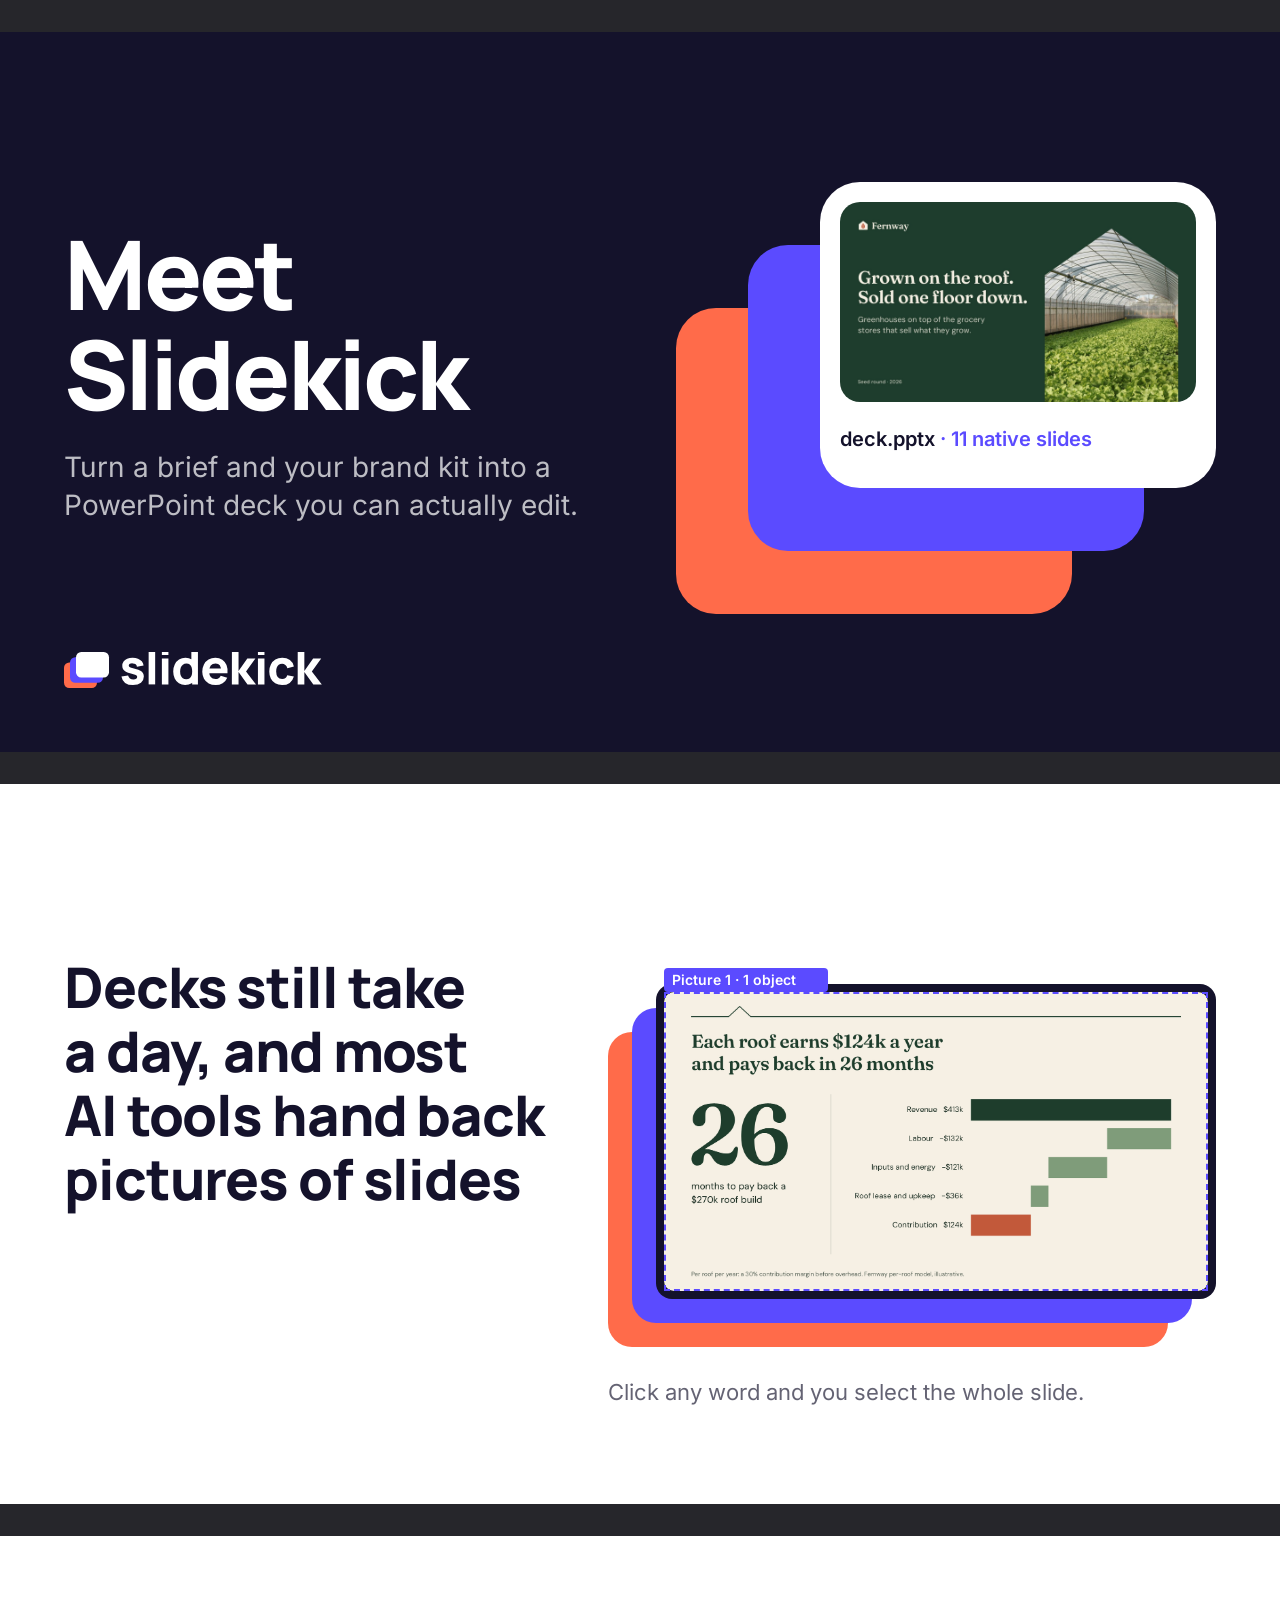
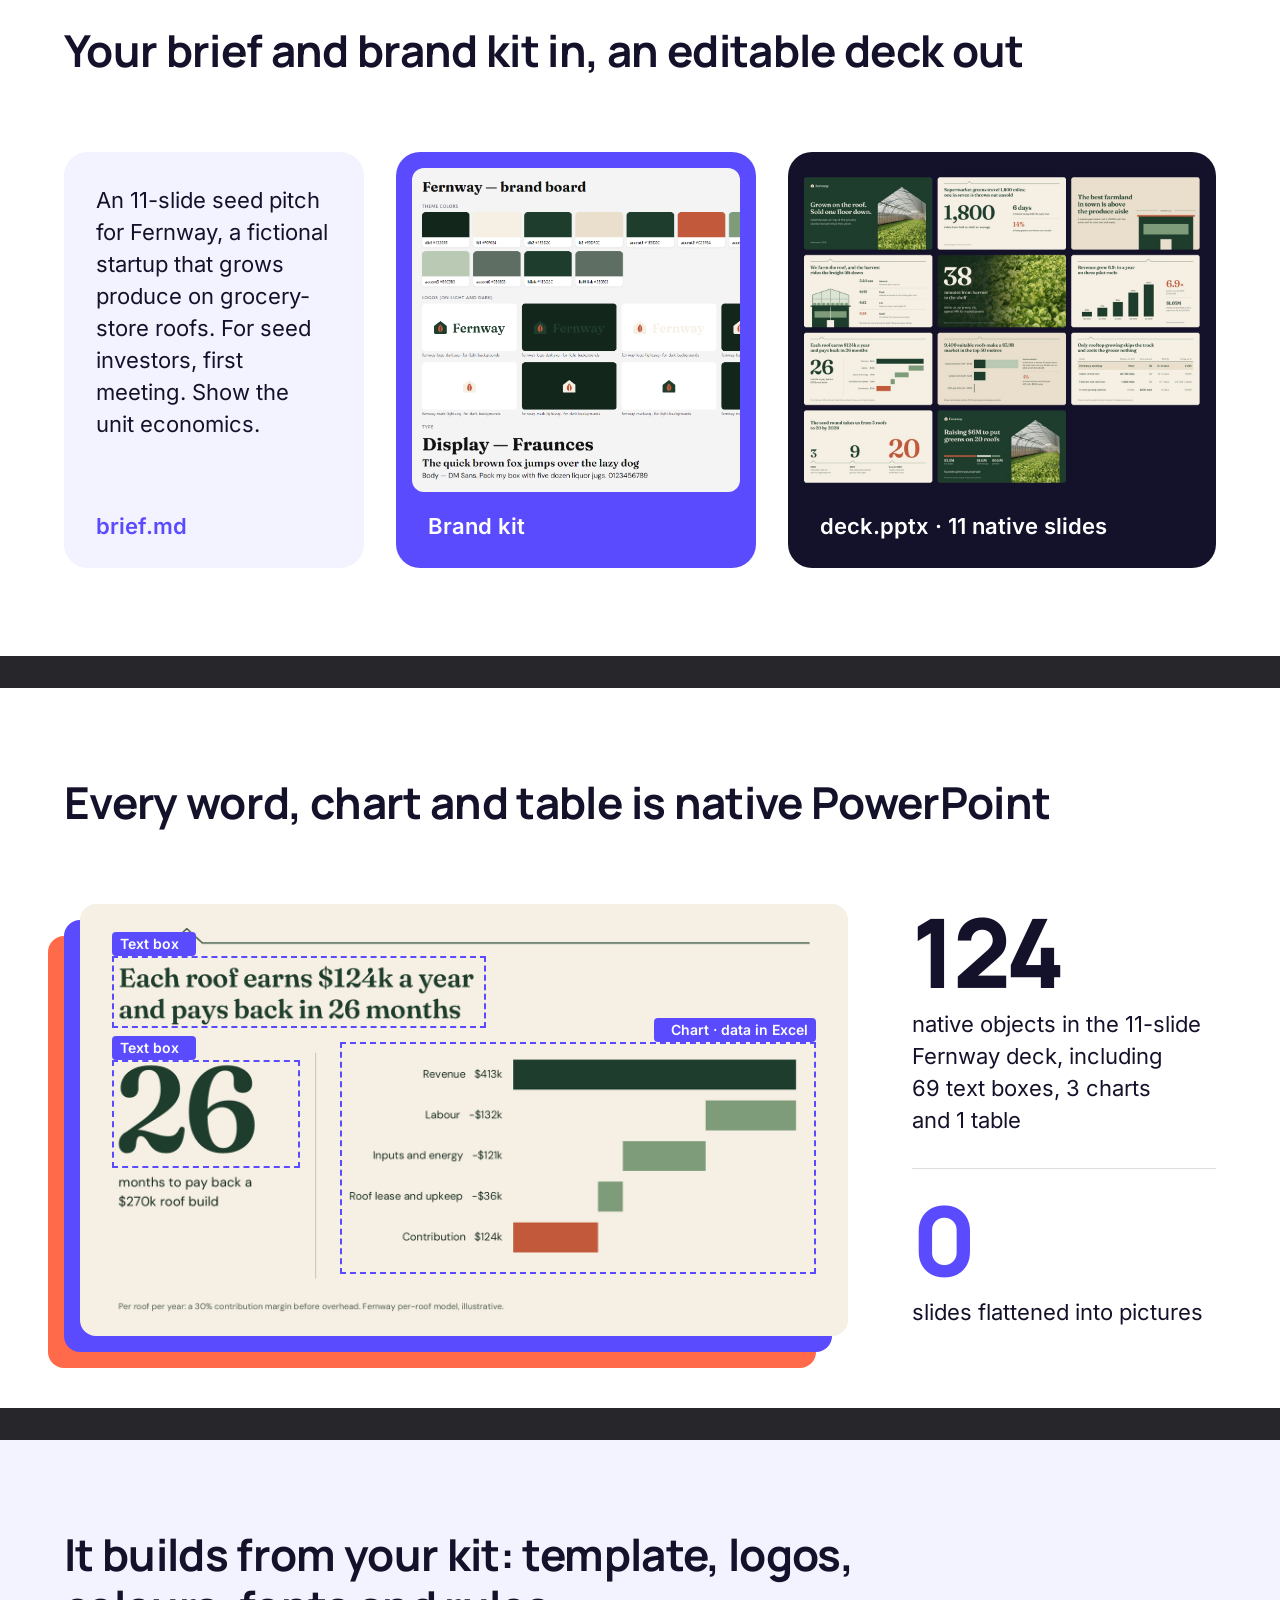
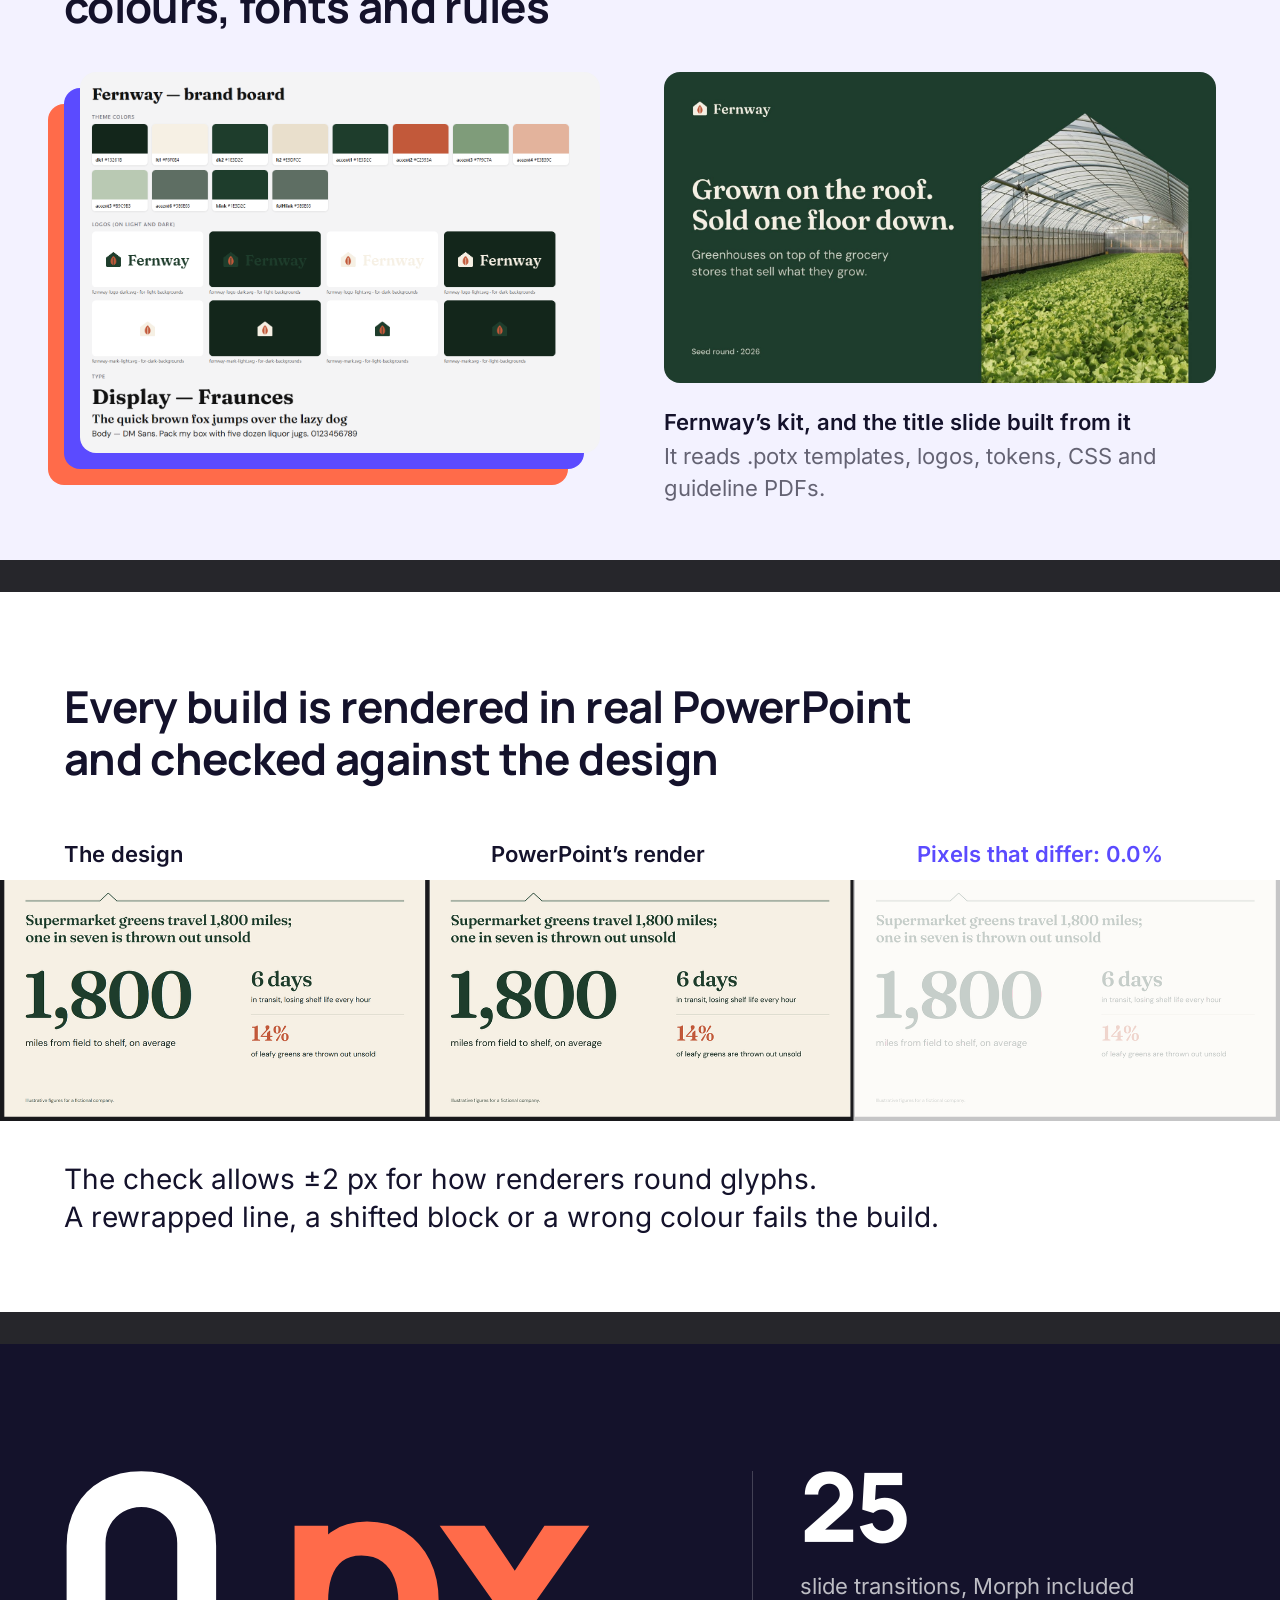
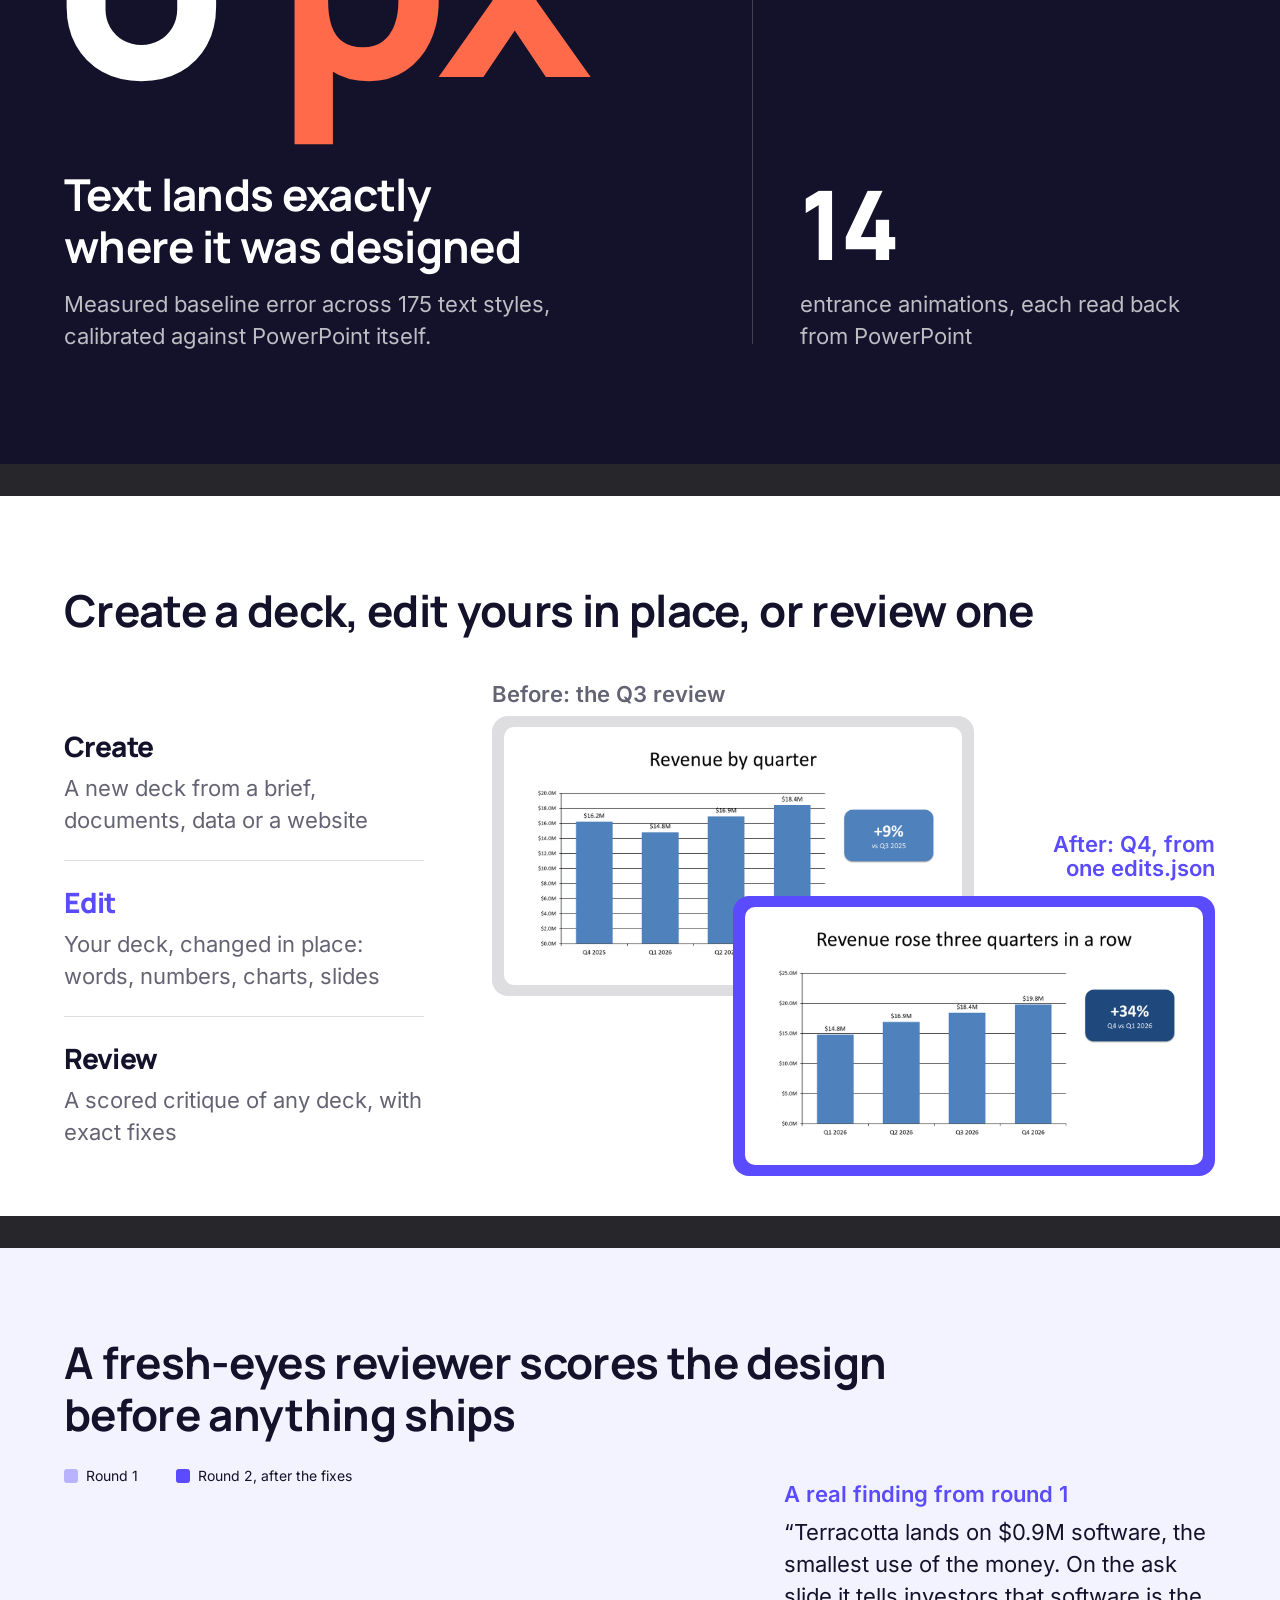
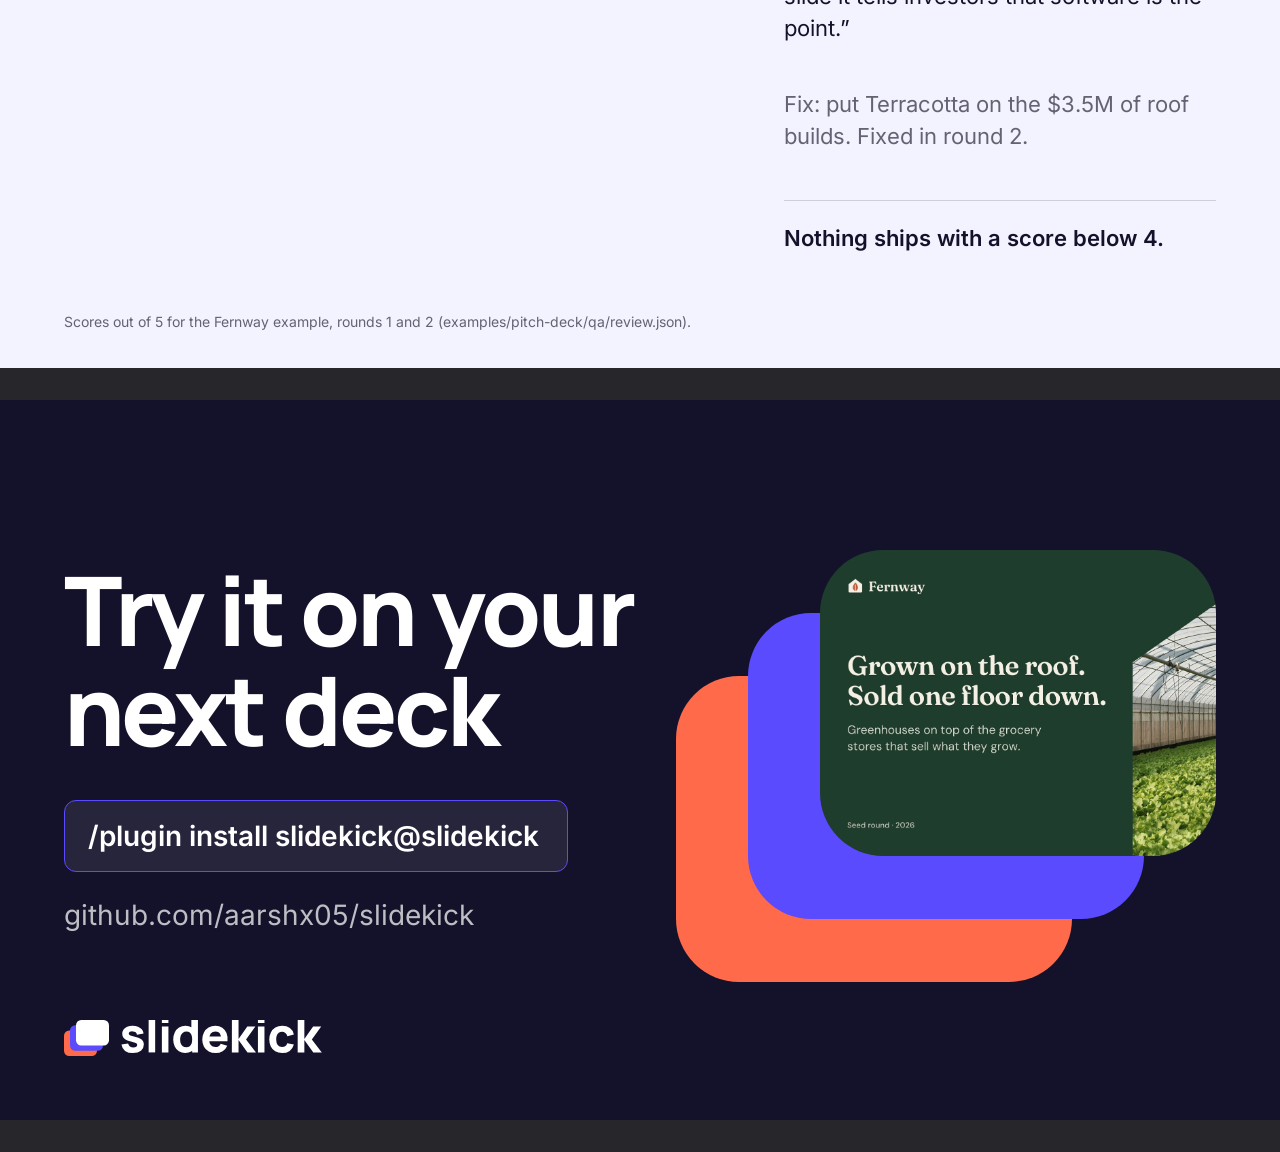
<file: examples/demo-deck/canvas/deck.html>
<!doctype html>
<html lang="en">
<head>
<meta charset="utf-8">
<title>Meet Slidekick</title>
<link rel="stylesheet" href="deck.css">
<link rel="stylesheet" href="brand.css">
<style>
  :root {
    --violet: var(--brand-accent1); --coral: var(--brand-accent2); --ink: var(--brand-dk1); --mist: var(--brand-lt2);
    --muted: color-mix(in srgb, var(--brand-dk1) 66%, #FFFFFF);
    --ink-soft: color-mix(in srgb, #FFFFFF 72%, var(--brand-dk1));
    --line: color-mix(in srgb, var(--brand-dk1) 14%, #FFFFFF);
  }
  section.slide { background: #FFFFFF; color: var(--ink); }
  section.slide.ink { background: var(--ink); color: #FFFFFF; }
  section.slide.mist { background: var(--mist); }
  .hero  { font: 800 96px/100px var(--font-display); letter-spacing: -0.03em; }
  .stmt  { font: 800 56px/64px var(--font-display); letter-spacing: -0.02em; }
  .title { font: 700 44px/52px var(--font-display); letter-spacing: -0.015em; }
  .num   { font-family: var(--font-display); font-weight: 800; letter-spacing: -0.03em; }
  .lead  { font: 400 28px/38px var(--font-body); }
  .body  { font: 400 22px/32px var(--font-body); }
  .label { font: 600 22px/28px var(--font-body); }
  .foot  { font: 400 14px/20px var(--font-body); color: var(--muted); }
  .muted { color: var(--muted); }
  .tag   { font: 600 14px/24px var(--font-body); color: #FFFFFF; background: var(--violet); padding: 0 8px; border-radius: 4px; }
  .sel   { border: 2px dashed var(--violet); }
  .rule  { height: 1px; background: var(--line); }
</style>
</head>
<body>
<script>if (/[?&]debug/.test(location.search)) document.body.classList.add('debug');</script>

<!-- 1. Title: the logo's stack, large -->
<section class="slide ink" data-transition="fade">
  <div data-pptx="shape" data-name="!!card-coral" class="abs" style="left:676px; top:276px; width:396px; height:306px; border-radius:40px; background:var(--coral)"></div>
  <div data-pptx="shape" data-name="!!card-violet" class="abs" style="left:748px; top:213px; width:396px; height:306px; border-radius:40px; background:var(--violet)"></div>
  <div data-pptx="shape" data-name="!!card-top" class="abs" style="left:820px; top:150px; width:396px; height:306px; border-radius:40px; background:#FFFFFF"></div>
  <!-- the top card is a deck: a real cover slide, so the Morph setup doesn't read as an empty card -->
  <img data-pptx="image" data-name="Cover preview" class="abs" src="../assets/fernway-slide-01.jpg" alt="Fernway cover slide" style="left:840px; top:170px; width:356px; height:200px; border-radius:20px; object-fit:cover">
  <p data-pptx="text" data-name="Card caption" class="abs" style="left:840px; top:394px; width:356px; margin:0; font:600 20px/26px var(--font-body); color:var(--ink)">deck.pptx <span style="color:var(--violet)">· 11 native slides</span></p>
  <h1 data-pptx="text" data-name="Title" class="abs hero" style="left:64px; top:192px; width:600px">Meet<br>Slidekick</h1>
  <p data-pptx="text" data-name="Subtitle" class="abs lead" style="left:64px; top:416px; width:540px; color:var(--ink-soft)">Turn a brief and your brand kit into a PowerPoint deck you can actually edit.</p>
  <img data-pptx="image" data-name="Logo" class="abs" src="../brand/assets/logo-primary-light.svg" alt="Slidekick" style="left:64px; top:620px; width:258px; height:36px">
  <aside class="notes">Slidekick is a Claude Code skill. You type /slidekick, give it a brief and your brand kit, and get back a real .pptx.</aside>
</section>

<!-- 2. The pain: the stack becomes the frame behind a 'picture of a slide' -->
<section class="slide" data-transition="morph">
  <h2 data-pptx="text" data-name="Statement" class="abs stmt" style="left:64px; top:171px; width:544px">Decks still take<br>a day, and most<br>AI tools hand back<br>pictures of slides</h2>
  <div data-pptx="shape" data-name="!!card-coral" class="abs" style="left:608px; top:248px; width:560px; height:315px; border-radius:24px; background:var(--coral)"></div>
  <div data-pptx="shape" data-name="!!card-violet" class="abs" style="left:632px; top:224px; width:560px; height:315px; border-radius:24px; background:var(--violet)"></div>
  <div data-pptx="shape" data-name="!!card-top" class="abs" style="left:656px; top:200px; width:560px; height:315px; border-radius:16px; background:var(--ink)"></div>
  <img data-pptx="image" data-name="Slide as a picture" class="abs" src="../assets/fernway-slide-07.png" alt="A slide shown as a single picture" style="left:664px; top:208px; width:544px; height:299px; object-fit:cover; border-radius:10px">
  <div data-pptx="shape" data-name="Selection box" class="abs sel" style="left:664px; top:208px; width:544px; height:299px"></div>
  <p data-pptx="text" class="abs tag" style="left:664px; top:184px; width:164px">Picture 1 · 1 object</p>
  <p data-pptx="text" class="abs body muted" style="left:608px; top:592px; width:608px">Click any word and you select the whole slide.</p>
  <aside class="notes">Click into most AI-made slides and the whole slide is one picture. Change a word and you are back to rebuilding it.</aside>
</section>

<!-- 3. What it does: the stack becomes brief, kit, deck -->
<section class="slide" data-transition="morph">
  <h2 data-pptx="text" data-name="Headline" class="abs title" style="left:64px; top:88px; width:1000px">Your brief and brand kit in, an editable deck out</h2>
  <div data-pptx="shape" data-name="!!card-coral" class="abs" style="left:64px; top:216px; width:300px; height:416px; border-radius:24px; background:var(--mist)"></div>
  <div data-pptx="shape" data-name="!!card-violet" class="abs" style="left:396px; top:216px; width:360px; height:416px; border-radius:24px; background:var(--violet)"></div>
  <div data-pptx="shape" data-name="!!card-top" class="abs" style="left:788px; top:216px; width:428px; height:416px; border-radius:24px; background:var(--ink)"></div>
  <p data-pptx="text" class="abs" style="left:96px; top:248px; width:236px; font:400 22px/32px var(--font-body)">An 11-slide seed pitch for Fernway, a fictional startup that grows produce on grocery-store roofs. For seed investors, first meeting. Show the unit economics.</p>
  <p data-pptx="text" class="abs label" style="left:96px; top:576px; width:236px; color:var(--violet)">brief.md</p>
  <img data-pptx="image" data-name="Brand board" class="abs" src="../assets/fernway-brand-board.png" alt="Fernway brand board" style="left:412px; top:232px; width:328px; height:324px; border-radius:12px; object-fit:cover; object-position:0% 0%">
  <p data-pptx="text" class="abs label" style="left:428px; top:576px; width:296px; color:#FFFFFF">Brand kit</p>
  <img data-pptx="image" data-name="Fernway slides" class="abs" src="../assets/fernway-slide-grid.jpg" alt="The 11 slides of the Fernway deck" style="left:804px; top:232px; width:396px; height:324px; border-radius:12px">
  <p data-pptx="text" class="abs label" style="left:820px; top:576px; width:364px; color:#FFFFFF">deck.pptx · 11 native slides</p>
  <aside class="notes">This is a real run: the Fernway example in this repo. The brief and brand kit on the left produced the deck on the right.</aside>
</section>

<!-- 4. Native objects -->
<section class="slide" data-transition="fade">
  <h2 data-pptx="text" data-name="Headline" class="abs title" style="left:64px; top:88px; width:1100px">Every word, chart and table is native PowerPoint</h2>
  <div data-pptx="shape" class="abs" style="left:48px; top:248px; width:768px; height:432px; border-radius:16px; background:var(--coral)"></div>
  <div data-pptx="shape" class="abs" style="left:64px; top:232px; width:768px; height:432px; border-radius:16px; background:var(--violet)"></div>
  <img data-pptx="image" data-name="Fernway slide 7" class="abs" src="../assets/fernway-slide-07.png" alt="Fernway unit-economics slide" style="left:80px; top:216px; width:768px; height:432px; border-radius:16px">
  <div data-pptx="shape" data-name="Outline – headline" class="abs sel" style="left:112px; top:268px; width:374px; height:72px"></div>
  <p data-pptx="text" class="abs tag" style="left:112px; top:244px; width:84px">Text box</p>
  <div data-pptx="shape" data-name="Outline – chart" class="abs sel" style="left:340px; top:354px; width:476px; height:232px"></div>
  <p data-pptx="text" class="abs tag" style="left:654px; top:330px; width:162px; text-align:right">Chart · data in Excel</p>
  <div data-pptx="shape" data-name="Outline – numeral" class="abs sel" style="left:112px; top:372px; width:188px; height:108px"></div>
  <p data-pptx="text" class="abs tag" style="left:112px; top:348px; width:84px">Text box</p>
  <p data-pptx="text" data-name="Stat 124" class="abs num" style="left:912px; top:216px; width:304px; font-size:96px; line-height:96px">124</p>
  <p data-pptx="text" class="abs body" style="left:912px; top:320px; width:304px">native objects in the 11-slide<br>Fernway deck, including<br>69 text boxes, 3 charts<br>and 1 table</p>
  <div data-pptx="shape" class="abs rule" style="left:912px; top:480px; width:304px"></div>
  <p data-pptx="text" data-name="Stat 0" class="abs num" style="left:912px; top:504px; width:304px; font-size:96px; line-height:96px; color:var(--violet)">0</p>
  <p data-pptx="text" class="abs body" style="left:912px; top:608px; width:304px">slides flattened into pictures</p>
  <aside class="notes">The same slide as before, as it really is: a text box you can retype, a chart whose data opens in Excel, numerals you can edit. Counts from deck.py inspect.</aside>
</section>

<!-- 5. On brand -->
<section class="slide mist" data-transition="fade">
  <h2 data-pptx="text" data-name="Headline" class="abs title" style="left:64px; top:88px; width:1000px">It builds from your kit: template, logos,<br>colours, fonts and rules</h2>
  <div data-pptx="shape" class="abs" style="left:48px; top:264px; width:520px; height:381px; border-radius:16px; background:var(--coral)"></div>
  <div data-pptx="shape" class="abs" style="left:64px; top:248px; width:520px; height:381px; border-radius:16px; background:var(--violet)"></div>
  <img data-pptx="image" data-name="Brand board" class="abs" src="../assets/fernway-brand-board.png" alt="Fernway brand board generated from its kit" style="left:80px; top:232px; width:520px; height:381px; border-radius:16px">
  <img data-pptx="image" data-name="Fernway title slide" class="abs" src="../assets/fernway-slide-01.jpg" alt="Fernway title slide built from the kit" style="left:664px; top:232px; width:552px; height:311px; border-radius:16px">
  <p data-pptx="text" class="abs label" style="left:664px; top:568px; width:552px">Fernway’s kit, and the title slide built from it</p>
  <p data-pptx="text" class="abs body muted" style="left:664px; top:600px; width:552px">It reads .potx templates, logos, tokens, CSS and guideline PDFs.</p>
  <aside class="notes">It reads templates, logos, tokens, CSS and guideline PDFs, and shows you a brand board to confirm before it builds anything.</aside>
</section>

<!-- 6. Checked in PowerPoint -->
<section class="slide" data-transition="fade">
  <h2 data-pptx="text" data-name="Headline" class="abs title" style="left:64px; top:88px; width:1000px">Every build is rendered in real PowerPoint<br>and checked against the design</h2>
  <p data-pptx="text" class="abs label" style="left:64px; top:248px; width:340px">The design</p>
  <p data-pptx="text" class="abs label" style="left:491px; top:248px; width:340px">PowerPoint’s render</p>
  <p data-pptx="text" class="abs label" style="left:917px; top:248px; width:300px; color:var(--violet)">Pixels that differ: 0.0%</p>
  <img data-pptx="image" data-name="QA compare" class="abs" src="../assets/fernway-qa-compare.png" alt="Design, PowerPoint render and pixel difference for one slide" style="left:0; top:288px; width:1280px; height:241px">
  <p data-pptx="text" class="abs lead" style="left:64px; top:568px; width:900px">The check allows ±2&nbsp;px for how renderers round glyphs.<br>A rewrapped line, a shifted block or a wrong colour fails the build.</p>
  <aside class="notes">Left is the design, middle is what PowerPoint drew, right is the pixel difference. Fonts PowerPoint would swap, transitions and animations are checked too.</aside>
</section>

<!-- 7. The numbers -->
<section class="slide ink" data-transition="fade">
  <p data-pptx="text" data-name="Stat 0 px" class="abs num" style="left:47px; top:96px; width:640px; font-size:280px; line-height:260px; color:#FFFFFF">0<span style="color:var(--coral)">&nbsp;px</span></p>
  <h2 data-pptx="text" data-name="Headline" class="abs title" style="left:64px; top:424px; width:600px; color:#FFFFFF">Text lands exactly<br>where it was designed</h2>
  <p data-pptx="text" class="abs body" style="left:64px; top:544px; width:560px; color:var(--ink-soft)">Measured baseline error across 175 text styles, calibrated against PowerPoint itself.</p>
  <div data-pptx="shape" class="abs" style="left:752px; top:127px; width:1px; height:473px; background:rgba(255,255,255,.2)"></div>
  <div data-pptx="group" data-name="Stat 25" class="abs" style="left:800px; top:114px; width:416px; height:192px" data-anim="fade">
    <p data-pptx="text" class="num" style="font-size:96px; line-height:96px; color:#FFFFFF">25</p>
    <p data-pptx="text" class="body" style="margin-top:16px; color:var(--ink-soft)">slide transitions, Morph included</p>
  </div>
  <div data-pptx="group" data-name="Stat 14" class="abs" style="left:800px; top:432px; width:416px; height:192px" data-anim="fade">
    <p data-pptx="text" class="num" style="font-size:96px; line-height:96px; color:#FFFFFF">14</p>
    <p data-pptx="text" class="body" style="margin-top:16px; color:var(--ink-soft)">entrance animations, each read back from PowerPoint</p>
  </div>
  <aside class="notes">Before calibration, text could sit up to 8 px off. Now it lands where it was designed. Every transition and animation is read back from PowerPoint to prove it took.</aside>
</section>

<!-- 8. Three modes -->
<section class="slide" data-transition="fade">
  <h2 data-pptx="text" data-name="Headline" class="abs title" style="left:64px; top:88px; width:1000px">Create a deck, edit yours in place, or review one</h2>
  <p data-pptx="text" class="abs num" style="left:64px; top:232px; width:360px; font-size:28px; line-height:36px">Create</p>
  <p data-pptx="text" class="abs body muted" style="left:64px; top:276px; width:360px">A new deck from a brief, documents, data or a website</p>
  <div data-pptx="shape" class="abs rule" style="left:64px; top:364px; width:360px"></div>
  <p data-pptx="text" class="abs num" style="left:64px; top:388px; width:360px; font-size:28px; line-height:36px; color:var(--violet)">Edit</p>
  <p data-pptx="text" class="abs body muted" style="left:64px; top:432px; width:360px">Your deck, changed in place: words, numbers, charts, slides</p>
  <div data-pptx="shape" class="abs rule" style="left:64px; top:520px; width:360px"></div>
  <p data-pptx="text" class="abs num" style="left:64px; top:544px; width:360px; font-size:28px; line-height:36px">Review</p>
  <p data-pptx="text" class="abs body muted" style="left:64px; top:588px; width:360px">A scored critique of any deck, with exact fixes</p>
  <p data-pptx="text" class="abs label muted" style="left:492px; top:184px; width:480px">Before: the Q3 review</p>
  <div data-pptx="shape" class="abs" style="left:492px; top:220px; width:482px; height:280px; border-radius:16px; background:var(--line)"></div>
  <img data-pptx="image" data-name="Before" class="abs" src="../assets/halden-before-03.png" alt="Q3 revenue chart slide before the edit" style="left:504px; top:231px; width:458px; height:258px; border-radius:10px">
  <div data-pptx="group" data-name="After" class="abs" style="left:733px; top:336px; width:482px; height:344px" data-anim="fade">
    <p data-pptx="text" class="abs label" style="left:0; top:0; width:482px; line-height:24px; text-align:right; color:var(--violet)">After: Q4, from<br>one edits.json</p>
    <div data-pptx="shape" class="abs" style="left:0; top:64px; width:482px; height:280px; border-radius:16px; background:var(--violet)"></div>
    <img data-pptx="image" class="abs" src="../assets/halden-after-03.png" alt="The same slide after the edit, now Q4" style="left:12px; top:75px; width:458px; height:258px; border-radius:10px">
  </div>
  <aside class="notes">Edit mode keeps their template and formatting and changes only what you ask: here, new numbers, chart data and a takeaway headline.</aside>
</section>

<!-- 9. Fresh-eyes review -->
<section class="slide mist" data-transition="fade">
  <h2 data-pptx="text" data-name="Headline" class="abs title" style="left:64px; top:88px; width:1000px">A fresh-eyes reviewer scores the design<br>before anything ships</h2>
  <div data-pptx="chart" data-name="Chart – review scores" class="abs" style="left:55px; top:256px; width:649px; height:392px; font:400 22px var(--font-body); color:var(--ink)"
       data-chart='{"type":"bar","categories":["Copy","Brand","Imagery","Colour","Alignment","Typography","Composition","Hierarchy"],"series":[{"name":"Round 2","values":[5,5,4,5,4,4,4,5],"color":"#5B4BFF"},{"name":"Round 1","values":[4,4,3,4,3,4,4,4],"color":"#B9B2FF"}],"labels":true,"number_format":"0","legend":"none","gridlines":false,"value_axis":false,"min":0,"max":5.5,"gap":56,"grid_color":"#F3F2FF"}'></div>
  <div data-pptx="shape" class="abs" style="left:64px; top:221px; width:14px; height:14px; border-radius:3px; background:#B9B2FF"></div>
  <p data-pptx="text" class="abs foot" style="left:86px; top:218px; width:90px; color:var(--ink)">Round 1</p>
  <div data-pptx="shape" class="abs" style="left:176px; top:221px; width:14px; height:14px; border-radius:3px; background:var(--violet)"></div>
  <p data-pptx="text" class="abs foot" style="left:198px; top:218px; width:220px; color:var(--ink)">Round 2, after the fixes</p>
  <p data-pptx="text" class="abs label" style="left:784px; top:232px; width:432px; color:var(--violet)">A real finding from round 1</p>
  <p data-pptx="text" class="abs body" style="left:784px; top:268px; width:432px">“Terracotta lands on $0.9M software, the smallest use of the money. On the ask slide it tells investors that software is the point.”</p>
  <p data-pptx="text" class="abs body muted" style="left:784px; top:440px; width:432px">Fix: put Terracotta on the $3.5M of roof builds. Fixed in round 2.</p>
  <div data-pptx="shape" class="abs" style="left:784px; top:552px; width:432px; height:1px; background:color-mix(in srgb, var(--brand-dk1) 16%, var(--brand-lt2))"></div>
  <p data-pptx="text" class="abs label" style="left:784px; top:576px; width:432px">Nothing ships with a score below 4.</p>
  <p data-pptx="text" class="abs foot" style="left:64px; top:664px; width:640px">Scores out of 5 for the Fernway example, rounds 1 and 2 (examples/pitch-deck/qa/review.json).</p>
  <aside class="notes">The author never signs off their own design. A separate reviewer scores eight dimensions against a studio bar and returns exact fixes.</aside>
</section>

<!-- 10. CTA -->
<section class="slide ink" data-transition="fade">
  <div data-pptx="shape" class="abs" style="left:676px; top:276px; width:396px; height:306px; border-radius:63px; background:var(--coral)"></div>
  <div data-pptx="shape" class="abs" style="left:748px; top:213px; width:396px; height:306px; border-radius:63px; background:var(--violet)"></div>
  <img data-pptx="image" data-name="Fernway title slide" class="abs" src="../assets/fernway-slide-01.jpg" alt="A deck Slidekick made: the Fernway title slide" style="left:820px; top:150px; width:396px; height:306px; border-radius:63px; object-fit:cover; object-position:0% 50%">
  <h2 data-pptx="text" data-name="Headline" class="abs hero" style="left:64px; top:160px; width:600px">Try it on your next deck</h2>
  <div data-pptx="shape" data-name="Command box" class="abs" style="left:64px; top:400px; width:504px; height:72px; border-radius:12px; background:color-mix(in srgb, #FFFFFF 8%, var(--brand-dk1)); border:1px solid var(--violet)"></div>
  <p data-pptx="text" data-name="Install command" class="abs" style="left:88px; top:419px; width:480px; font:600 28px/34px var(--font-body); color:#FFFFFF">/plugin install slidekick@slidekick</p>
  <p data-pptx="text" data-name="Repo" class="abs lead" style="left:64px; top:496px; width:560px; color:var(--ink-soft)">github.com/aarshx05/slidekick</p>
  <img data-pptx="image" data-name="Logo" class="abs" src="../brand/assets/logo-primary-light.svg" alt="Slidekick" style="left:64px; top:620px; width:258px; height:36px">
  <aside class="notes">Install it, point it at your brand kit, and ask for your next deck.</aside>
</section>

</body>
</html>
</file>
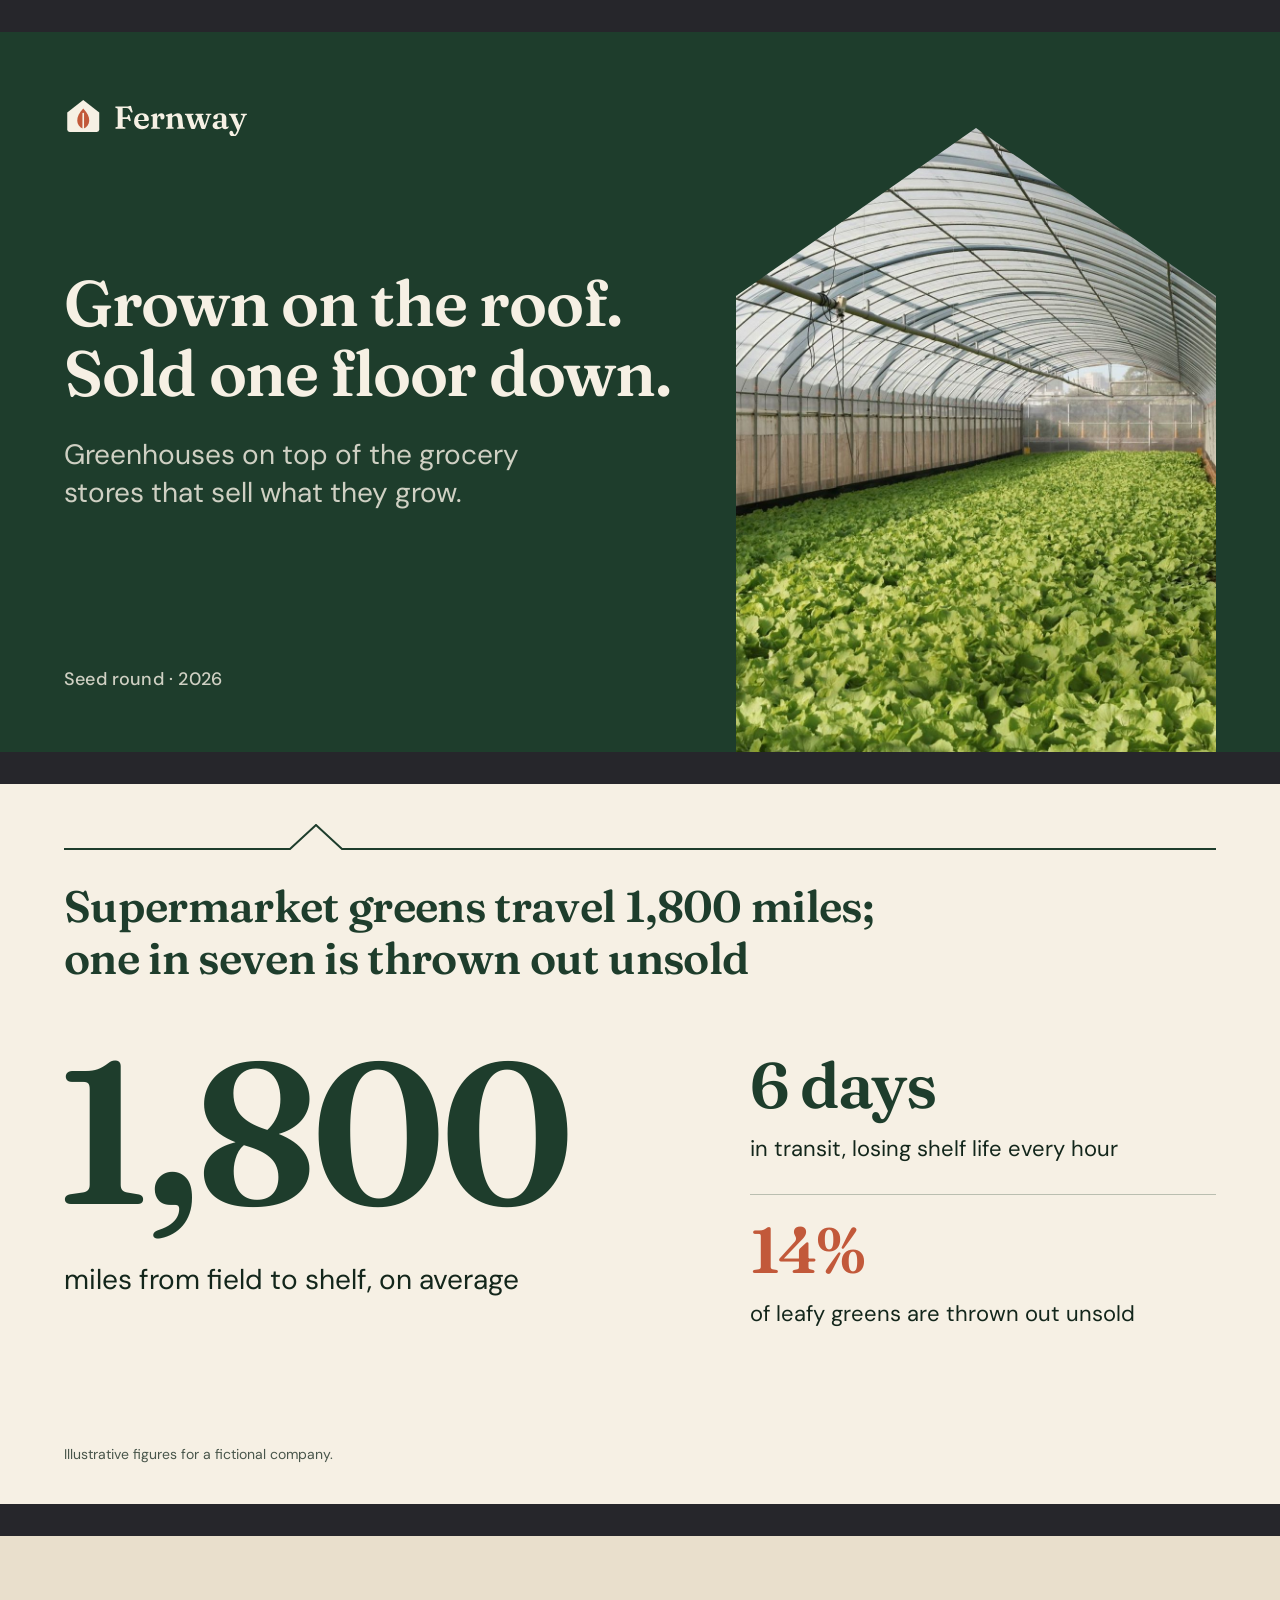
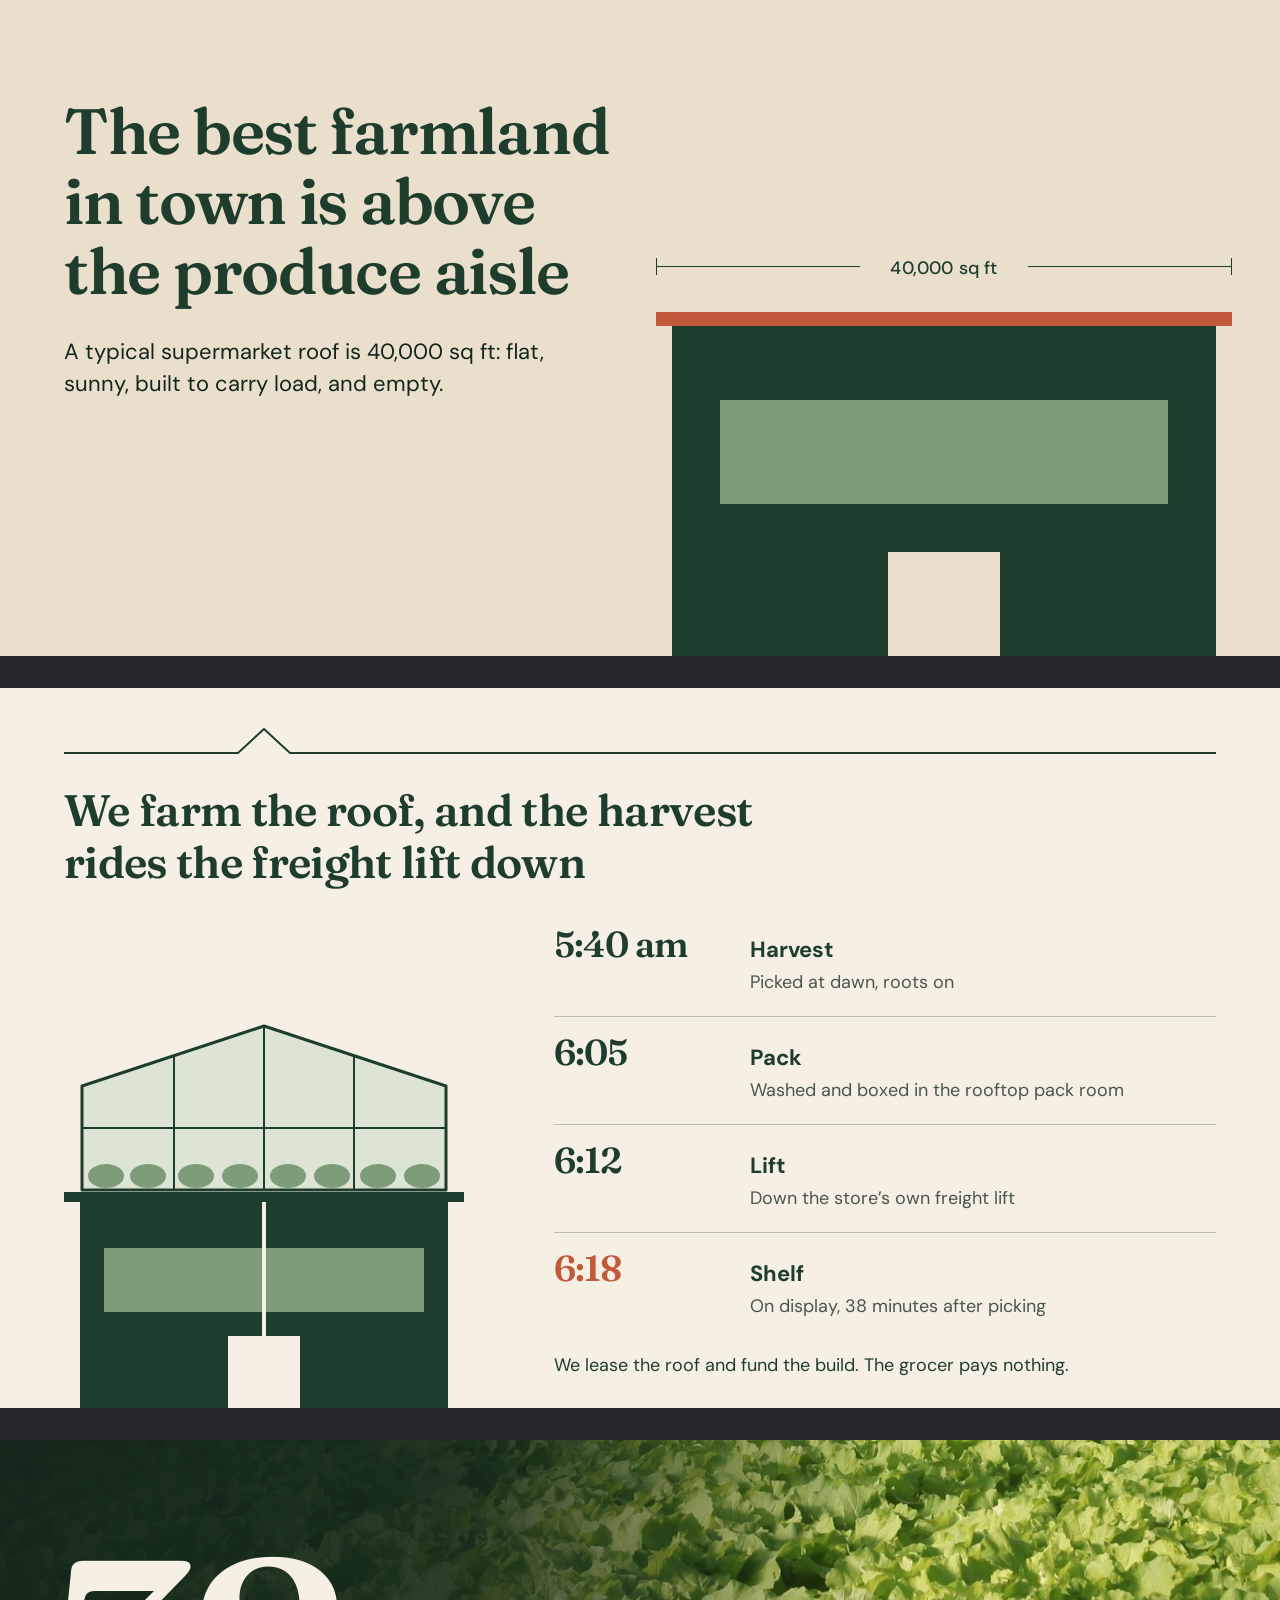
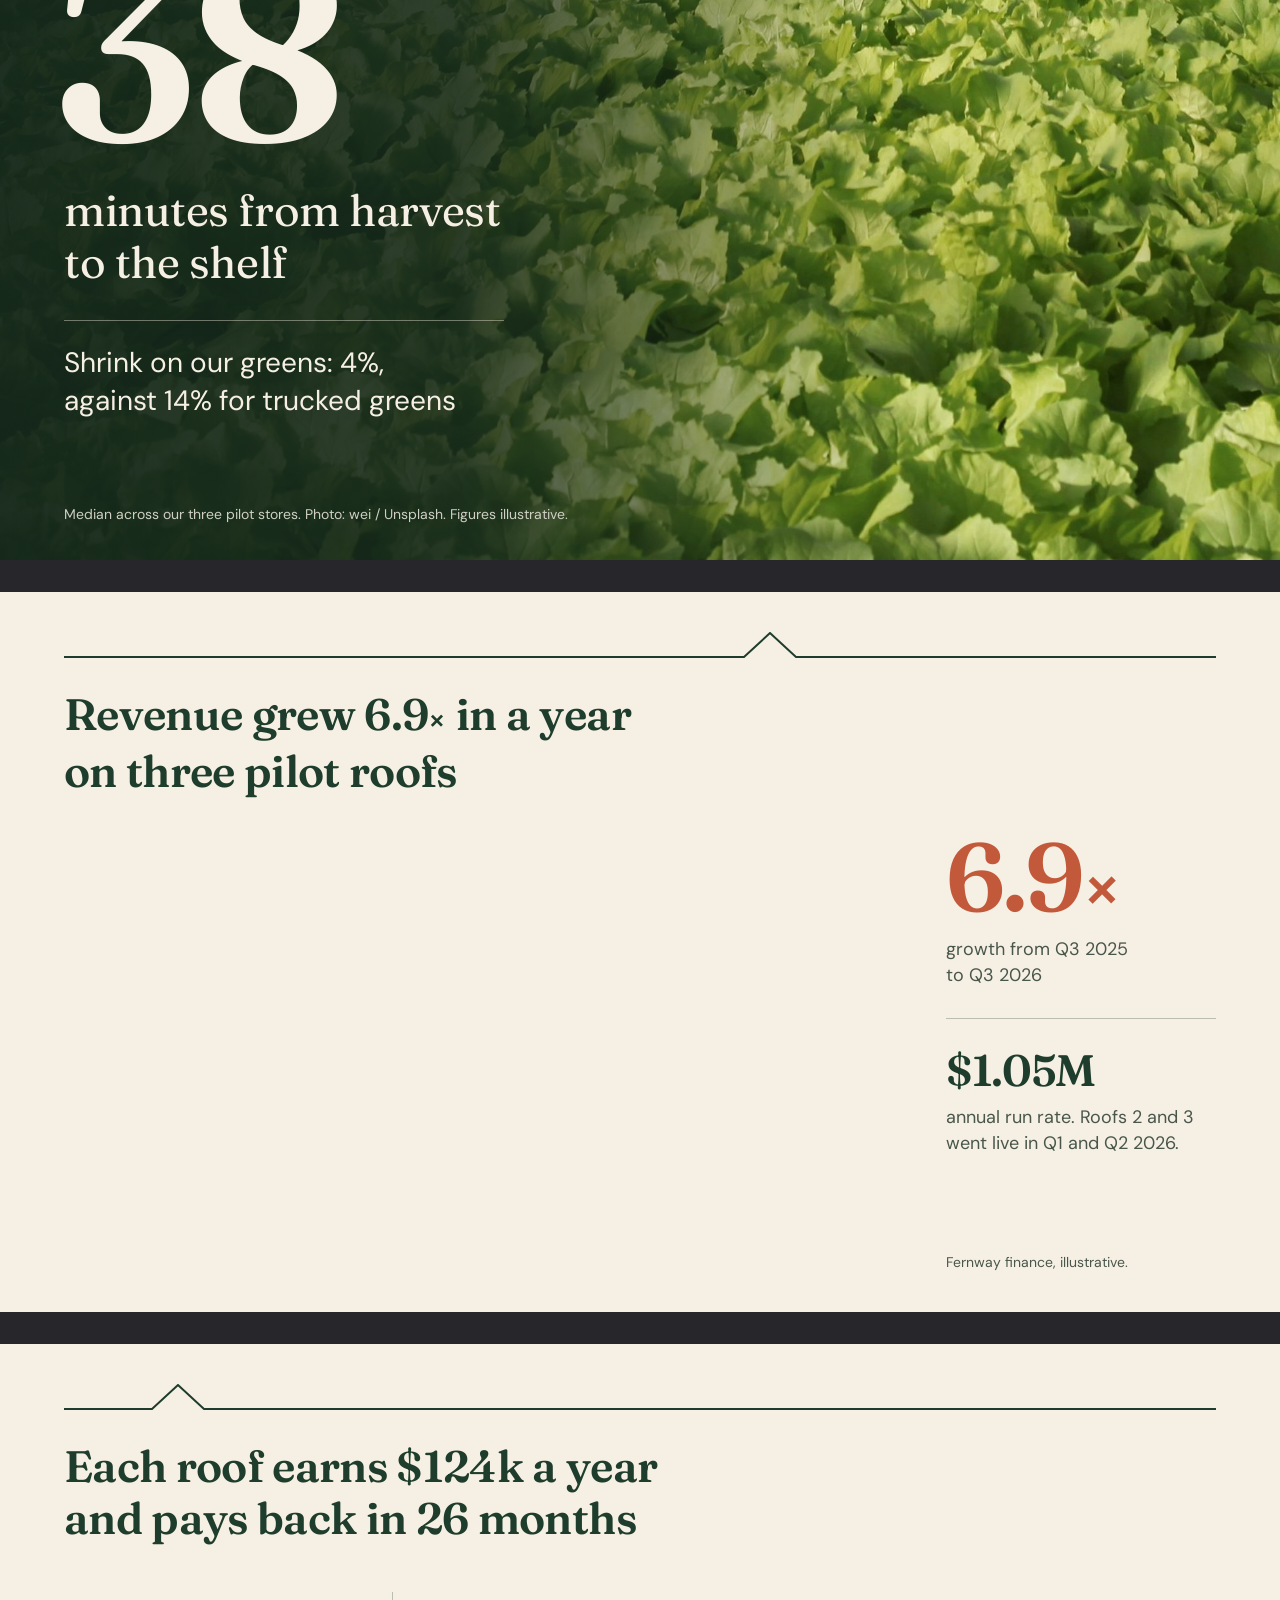
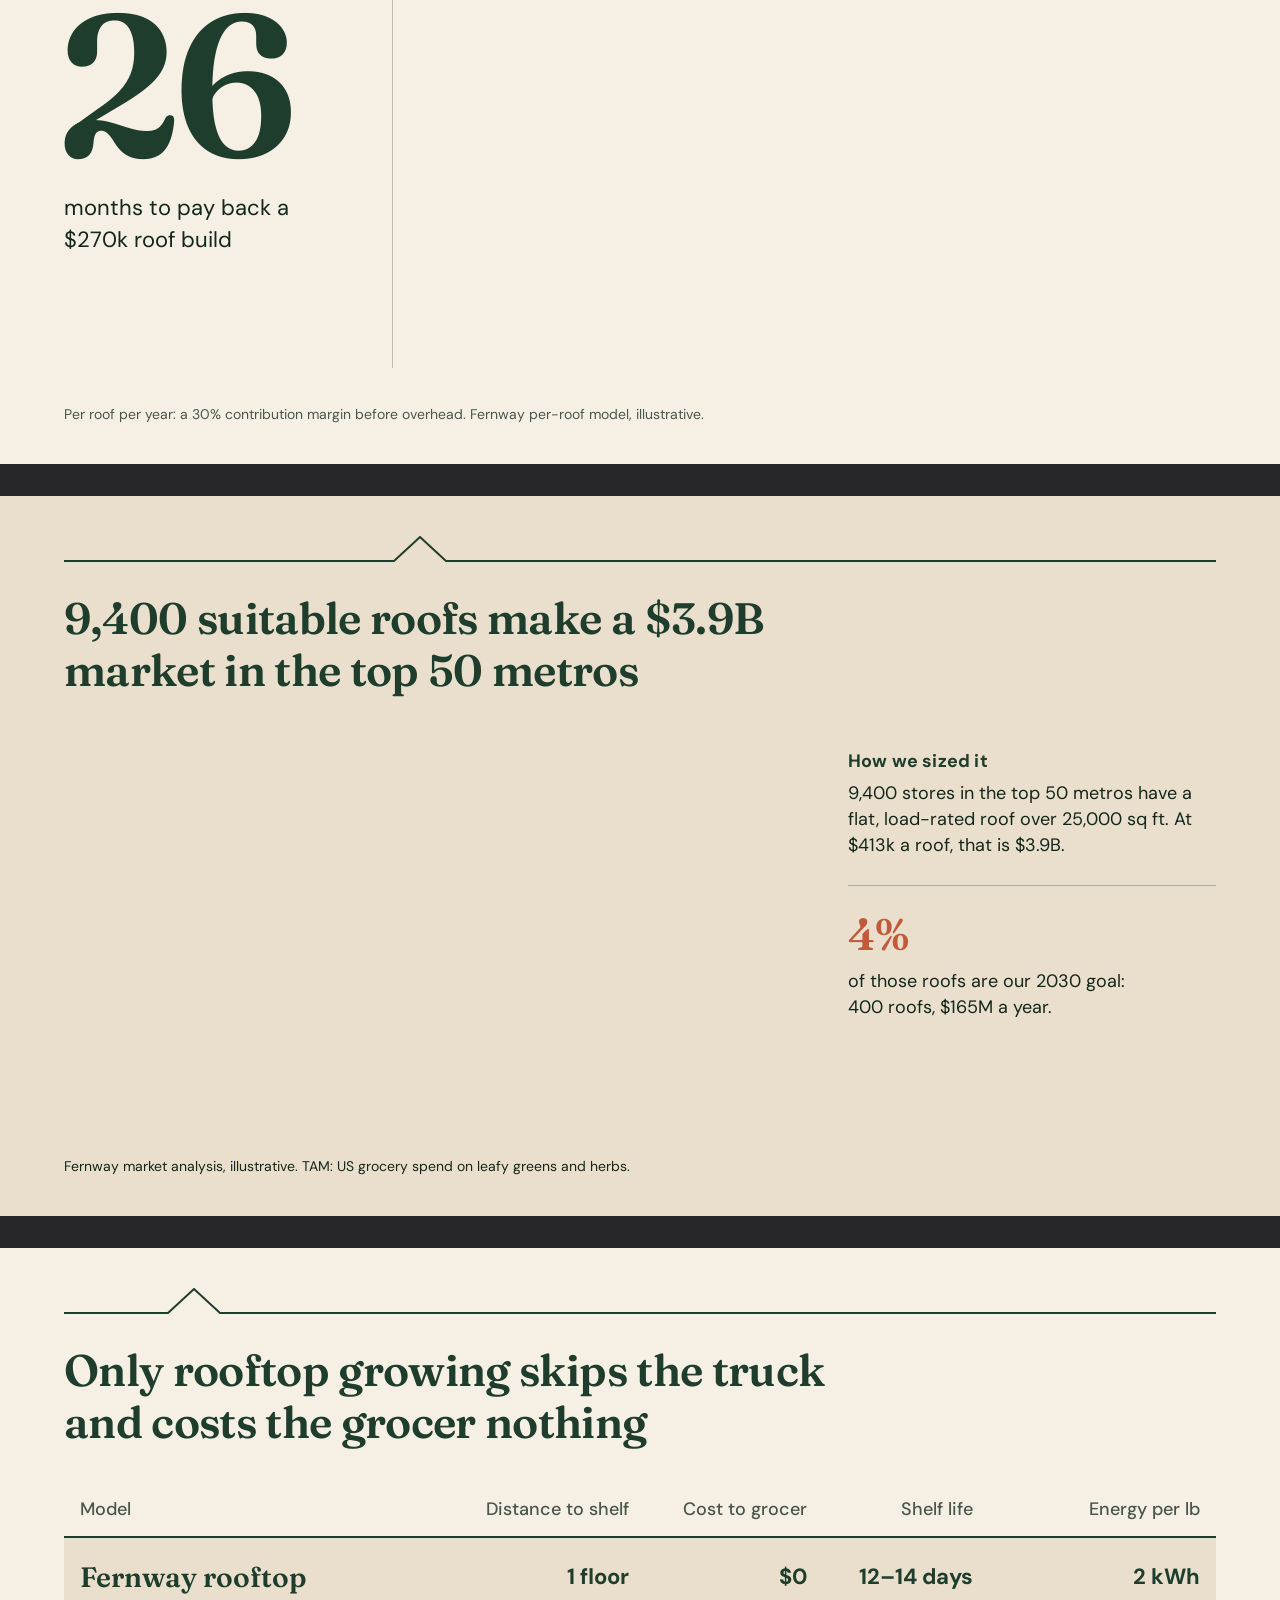
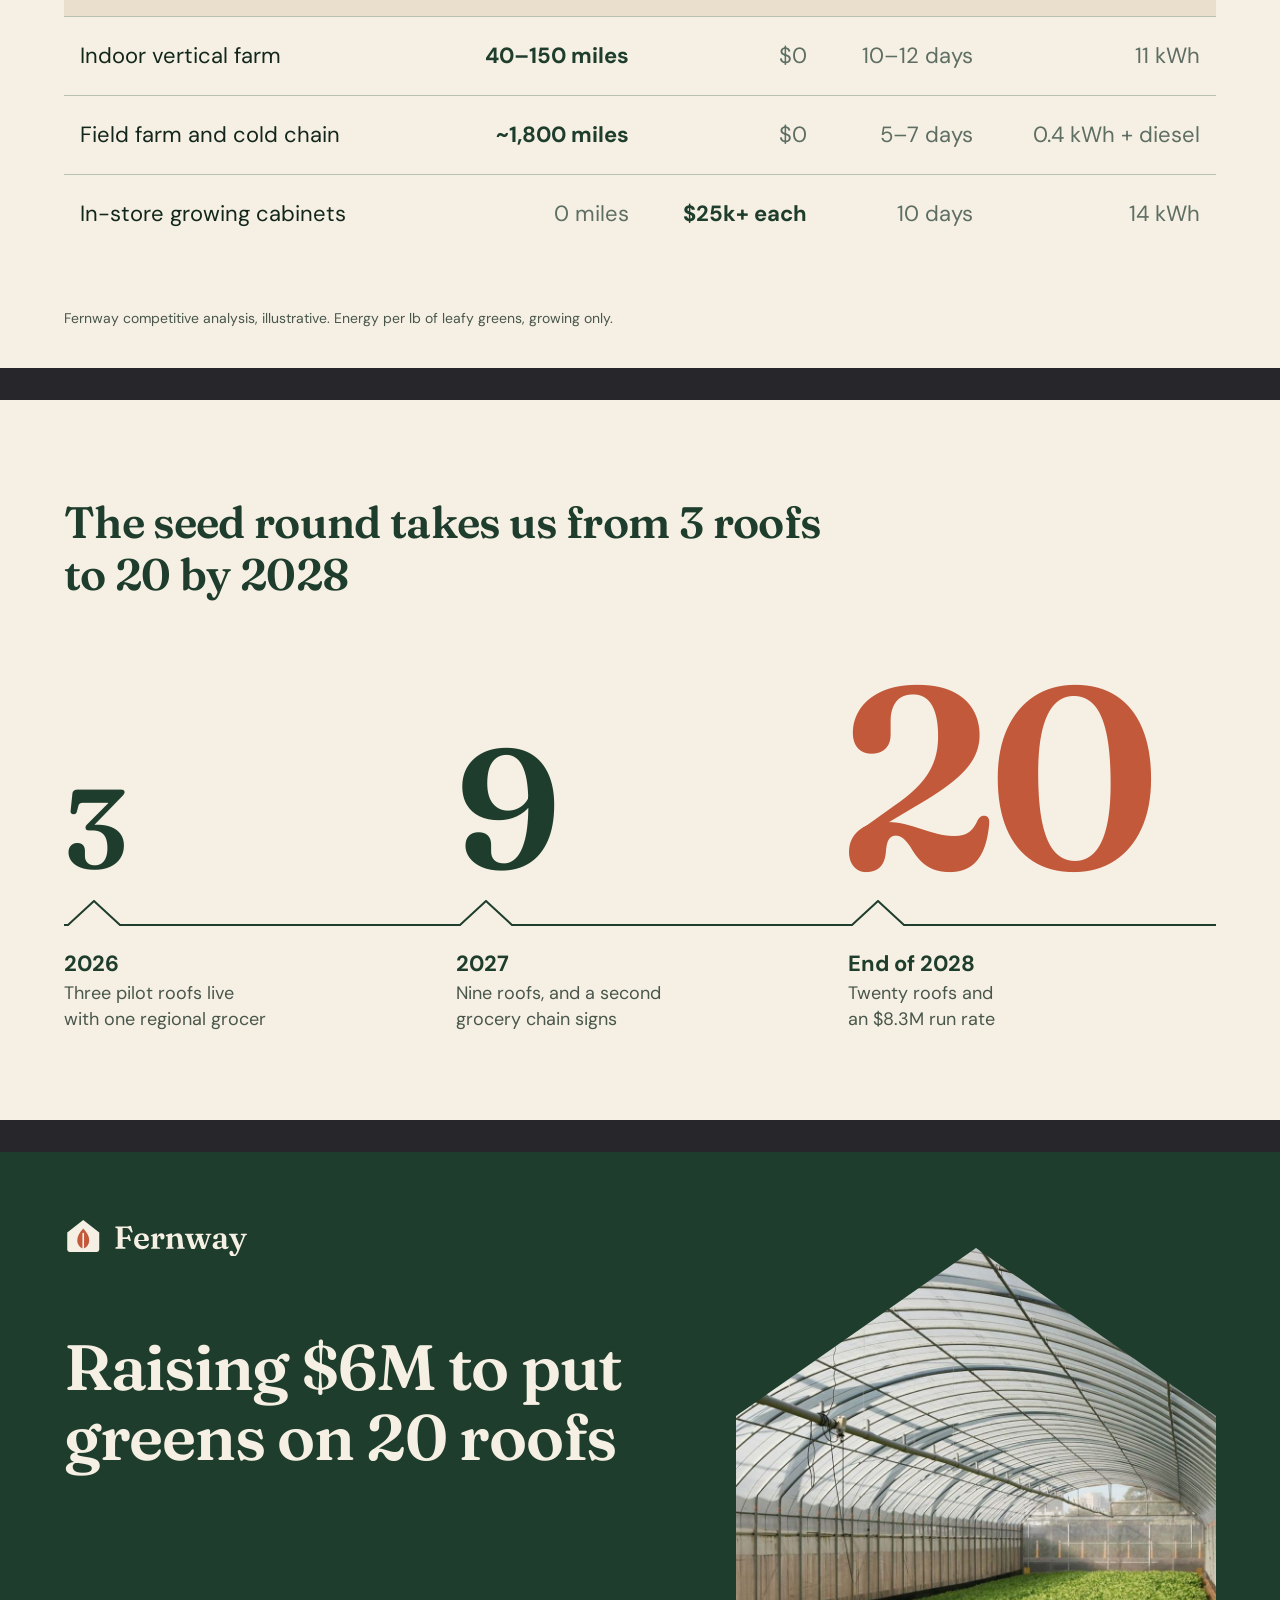
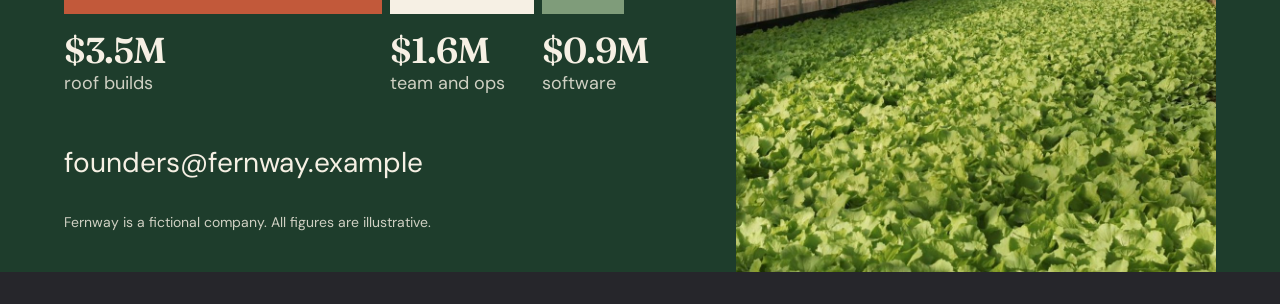
<file: examples/pitch-deck/canvas/deck.html>
<!doctype html>
<html lang="en">
<head>
<meta charset="utf-8">
<title>Fernway: seed round</title>
<link rel="stylesheet" href="deck.css">
<link rel="stylesheet" href="brand.css">
<style>
  :root {
    --forest: var(--brand-dk2); --paper: var(--brand-lt1); --sand: var(--brand-lt2); --terra: var(--brand-accent2);
    --sage: var(--brand-accent3); --loam: var(--brand-dk1);
    --muted: color-mix(in srgb, var(--brand-dk1) 76%, var(--brand-lt1));
    --rule: color-mix(in srgb, var(--brand-dk2) 28%, var(--brand-lt1));
    --paper-soft: color-mix(in srgb, var(--brand-lt1) 82%, var(--brand-dk2));
  }
  section.slide { background: var(--paper); color: var(--loam); }
  section.slide.forest { background: var(--forest); color: var(--paper); }
  section.slide.sand { background: var(--sand); }
  .hero    { font: 600 64px/70px var(--font-display); letter-spacing: -0.02em; }
  .title   { font: 600 44px/52px var(--font-display); letter-spacing: -0.015em; color: var(--forest); }
  .num     { font-family: var(--font-display); font-weight: 600; letter-spacing: -0.03em; color: var(--forest); }
  .lead    { font: 400 28px/38px var(--font-body); }
  .body    { font: 400 22px/32px var(--font-body); }
  .small   { font: 400 18px/26px var(--font-body); color: var(--muted); }
  .label   { font: 500 18px/26px var(--font-body); letter-spacing: 0.01em; color: var(--muted); }
  .foot    { font: 400 14px/20px var(--font-body); color: var(--muted); }
  .strong  { font-weight: 700; color: var(--forest); }
  .rule    { height: 1px; background: var(--rule); }
  .terra   { color: var(--terra); }
</style>
</head>
<body>
<script>if (/[?&]debug/.test(location.search)) document.body.classList.add('debug');</script>

<!-- 1. Title -->
<section class="slide forest" data-transition="fade">
  <img data-pptx="image" data-name="Logo" class="abs" src="../brand/assets/fernway-logo-light.svg" alt="Fernway" style="left:64px; top:64px; width:186px; height:40px">
  <h1 data-pptx="text" data-name="Title" class="abs hero" style="left:64px; top:236px; width:620px">Grown on the roof.<br>Sold one floor down.</h1>
  <p data-pptx="text" data-name="Subtitle" class="abs lead" style="left:64px; top:404px; width:520px; color:var(--paper-soft)">Greenhouses on top of the grocery stores that sell what they grow.</p>
  <p data-pptx="text" class="abs label" style="left:64px; top:634px; width:400px; color:var(--paper-soft)">Seed round · 2026</p>
  <img data-pptx="image" data-name="Gable photo" class="abs" src="../assets/greenhouse-gable.jpg" alt="Greenhouse interior with rows of lettuce" style="left:736px; top:96px; width:480px; height:624px; object-fit:cover">
  <svg data-pptx="image" data-name="Gable roof" class="abs" style="left:736px; top:96px; width:480px; height:168px" viewBox="0 0 480 168">
    <polygon points="0,0 240,0 0,168" fill="#1E3D2C"/><polygon points="240,0 480,0 480,168" fill="#1E3D2C"/>
  </svg>
  <aside class="notes">Fernway turns the roof of a grocery store into the farm that supplies it. Everything in this deck is about one roof, then twenty.</aside>
</section>

<!-- 2. Problem -->
<section class="slide" data-transition="fade">
  <svg data-pptx="image" data-name="Roofline" class="abs" style="left:64px; top:40px; width:1152px; height:26px" viewBox="0 0 1152 26"><polyline points="0,25 226,25 252,1 278,25 1152,25" fill="none" stroke="#1E3D2C" stroke-width="2" stroke-linejoin="miter"/></svg>
  <h2 data-pptx="text" data-name="Headline" class="abs title" style="left:64px; top:96px; width:900px">Supermarket greens travel 1,800 miles;<br>one in seven is thrown out unsold</h2>
  <p data-pptx="text" data-name="Stat 1,800" class="abs num" style="left:56px; top:252px; width:640px; font-size:200px; line-height:192px">1,800</p>
  <p data-pptx="text" class="abs lead" style="left:64px; top:477px; width:560px">miles from field to shelf, on average</p>
  <div data-pptx="group" data-name="Stat 6 days" class="abs" style="left:750px; top:265px; width:466px; height:118px" data-anim="fade">
    <p data-pptx="text" class="num" style="font-size:64px; line-height:72px">6 days</p>
    <p data-pptx="text" class="body" style="margin-top:12px">in transit, losing shelf life every hour</p>
  </div>
  <div data-pptx="shape" class="abs rule" style="left:750px; top:410px; width:466px"></div>
  <div data-pptx="group" data-name="Stat 14%" class="abs" style="left:750px; top:430px; width:466px; height:118px" data-anim="fade">
    <p data-pptx="text" class="num terra" style="font-size:64px; line-height:72px">14%</p>
    <p data-pptx="text" class="body" style="margin-top:12px">of leafy greens are thrown out unsold</p>
  </div>
  <p data-pptx="text" class="abs foot" style="left:64px; top:660px; width:600px">Illustrative figures for a fictional company.</p>
  <aside class="notes">Every lettuce in the store has been on the road for most of a week, and one in seven never sells.</aside>
</section>

<!-- 3. Insight -->
<section class="slide sand" data-transition="fade">
  <h2 data-pptx="text" data-name="Statement" class="abs" style="left:64px; top:160px; width:600px; font:600 64px/70px var(--font-display); letter-spacing:-0.02em; color:var(--forest)">The best farmland<br>in town is above<br>the produce aisle</h2>
  <p data-pptx="text" class="abs body" style="left:64px; top:400px; width:480px">A typical supermarket roof is 40,000&nbsp;sq&nbsp;ft: flat, sunny, built to carry load, and empty.</p>
  <div data-pptx="shape" data-name="Dimension line" class="abs" style="left:656px; top:330px; width:576px; height:1px; background:var(--forest)"></div>
  <div data-pptx="shape" class="abs" style="left:656px; top:322px; width:1px; height:17px; background:var(--forest)"></div>
  <div data-pptx="shape" class="abs" style="left:1231px; top:322px; width:1px; height:17px; background:var(--forest)"></div>
  <p data-pptx="text" data-name="Dimension label" class="abs label" style="left:860px; top:319px; width:168px; background:var(--sand); color:var(--forest); text-align:center">40,000&nbsp;sq&nbsp;ft</p>
  <div data-pptx="shape" data-name="!!roof" class="abs" style="left:656px; top:376px; width:576px; height:14px; background:var(--terra)"></div>
  <div data-pptx="shape" data-name="!!store" class="abs" style="left:672px; top:390px; width:544px; height:330px; background:var(--forest)"></div>
  <div data-pptx="shape" data-name="!!window" class="abs" style="left:720px; top:464px; width:448px; height:104px; background:var(--sage)"></div>
  <div data-pptx="shape" data-name="!!door" class="abs" style="left:888px; top:616px; width:112px; height:104px; background:var(--sand)"></div>
  <aside class="notes">Grocery stores sit on the flattest, sunniest, most structurally sound empty land in any city. Watch the roof.</aside>
</section>

<!-- 4. How it works (Morph from 3) -->
<section class="slide" data-transition="morph">
  <svg data-pptx="image" data-name="Roofline" class="abs" style="left:64px; top:40px; width:1152px; height:26px" viewBox="0 0 1152 26"><polyline points="0,25 174,25 200,1 226,25 1152,25" fill="none" stroke="#1E3D2C" stroke-width="2" stroke-linejoin="miter"/></svg>
  <h2 data-pptx="text" data-name="Headline" class="abs title" style="left:64px; top:96px; width:900px">We farm the roof, and the harvest<br>rides the freight lift down</h2>
  <svg data-pptx="image" data-name="Greenhouse" class="abs" style="left:80px; top:336px; width:368px; height:168px" viewBox="0 0 368 168">
    <polygon points="2,62 184,2 366,62 366,166 2,166" fill="#DCE4D3" stroke="#1E3D2C" stroke-width="3" stroke-linejoin="round"/>
    <line x1="94" y1="32" x2="94" y2="166" stroke="#1E3D2C" stroke-width="2"/><line x1="184" y1="2" x2="184" y2="166" stroke="#1E3D2C" stroke-width="2"/><line x1="274" y1="32" x2="274" y2="166" stroke="#1E3D2C" stroke-width="2"/>
    <line x1="2" y1="104" x2="366" y2="104" stroke="#1E3D2C" stroke-width="2"/>
    <g fill="#7F9C7A"><ellipse cx="26" cy="152" rx="18" ry="12"/><ellipse cx="68" cy="152" rx="18" ry="12"/><ellipse cx="116" cy="152" rx="18" ry="12"/><ellipse cx="160" cy="152" rx="18" ry="12"/><ellipse cx="208" cy="152" rx="18" ry="12"/><ellipse cx="252" cy="152" rx="18" ry="12"/><ellipse cx="298" cy="152" rx="18" ry="12"/><ellipse cx="342" cy="152" rx="18" ry="12"/></g>
  </svg>
  <div data-pptx="shape" data-name="!!roof" class="abs" style="left:64px; top:504px; width:400px; height:10px; background:var(--forest)"></div>
  <div data-pptx="shape" data-name="!!store" class="abs" style="left:80px; top:514px; width:368px; height:206px; background:var(--forest)"></div>
  <div data-pptx="shape" data-name="!!window" class="abs" style="left:104px; top:560px; width:320px; height:64px; background:var(--sage)"></div>
  <div data-pptx="shape" data-name="!!door" class="abs" style="left:228px; top:648px; width:72px; height:72px; background:var(--paper)"></div>
  <div data-pptx="shape" data-name="Freight lift" class="abs" style="left:262px; top:514px; width:4px; height:134px; background:var(--paper)"></div>

  <div data-pptx="group" data-name="Step 1" class="abs" style="left:554px; top:236px; width:662px; height:88px" data-anim="fade" data-anim-trigger="after" data-anim-delay="200">
    <p data-pptx="text" class="abs num" style="left:0; top:0; width:180px; font-size:36px; line-height:40px">5:40&nbsp;am</p>
    <p data-pptx="text" class="abs body strong" style="left:196px; top:11px; width:466px; line-height:30px">Harvest</p>
    <p data-pptx="text" class="abs small" style="left:196px; top:45px; width:466px">Picked at dawn, roots on</p>
  </div>
  <div data-pptx="shape" class="abs rule" style="left:554px; top:328px; width:662px"></div>
  <div data-pptx="group" data-name="Step 2" class="abs" style="left:554px; top:344px; width:662px; height:88px" data-anim="fade" data-anim-trigger="after">
    <p data-pptx="text" class="abs num" style="left:0; top:0; width:180px; font-size:36px; line-height:40px">6:05</p>
    <p data-pptx="text" class="abs body strong" style="left:196px; top:11px; width:466px; line-height:30px">Pack</p>
    <p data-pptx="text" class="abs small" style="left:196px; top:45px; width:466px">Washed and boxed in the rooftop pack room</p>
  </div>
  <div data-pptx="shape" class="abs rule" style="left:554px; top:436px; width:662px"></div>
  <div data-pptx="group" data-name="Step 3" class="abs" style="left:554px; top:452px; width:662px; height:88px" data-anim="fade" data-anim-trigger="after">
    <p data-pptx="text" class="abs num" style="left:0; top:0; width:180px; font-size:36px; line-height:40px">6:12</p>
    <p data-pptx="text" class="abs body strong" style="left:196px; top:11px; width:466px; line-height:30px">Lift</p>
    <p data-pptx="text" class="abs small" style="left:196px; top:45px; width:466px">Down the store’s own freight lift</p>
  </div>
  <div data-pptx="shape" class="abs rule" style="left:554px; top:544px; width:662px"></div>
  <div data-pptx="group" data-name="Step 4" class="abs" style="left:554px; top:560px; width:662px; height:88px" data-anim="fade" data-anim-trigger="after">
    <p data-pptx="text" class="abs num terra" style="left:0; top:0; width:180px; font-size:36px; line-height:40px">6:18</p>
    <p data-pptx="text" class="abs body strong" style="left:196px; top:11px; width:466px; line-height:30px">Shelf</p>
    <p data-pptx="text" class="abs small" style="left:196px; top:45px; width:466px">On display, 38 minutes after picking</p>
  </div>
  <p data-pptx="text" class="abs small" style="left:554px; top:664px; width:662px; color:var(--forest)">We lease the roof and fund the build. The grocer pays nothing.</p>
  <aside class="notes">Walk the clock: picked at 5:40, on the shelf at 6:18. We lease the roof and pay for the build, so the grocer has no capex.</aside>
</section>

<!-- 5. Pilot photo -->
<section class="slide forest" data-transition="fade">
  <img data-pptx="image" data-name="Greenhouse photo" class="abs" src="../assets/greenhouse-leaves.jpg" alt="Rows of lettuce growing in a greenhouse" style="left:0; top:0; width:1280px; height:720px; object-fit:cover; object-position:50% 50%">
  <div data-pptx="shape" data-name="Scrim" class="abs" style="left:0; top:0; width:1280px; height:720px; background:linear-gradient(90deg, rgba(19,38,27,.94) 0%, rgba(19,38,27,.86) 36%, rgba(19,38,27,0) 70%)"></div>
  <p data-pptx="text" data-name="Stat 38" class="abs num" style="left:52px; top:88px; width:440px; font-size:256px; line-height:240px; color:var(--paper)">38</p>
  <h2 data-pptx="text" data-name="Headline" class="abs" style="left:64px; top:344px; width:480px; font:400 44px/52px var(--font-display); letter-spacing:-0.01em; color:var(--paper)">minutes from harvest<br>to the shelf</h2>
  <div data-pptx="shape" class="abs" style="left:64px; top:480px; width:440px; height:1px; background:var(--paper); opacity:.4"></div>
  <p data-pptx="text" class="abs lead" style="left:64px; top:504px; width:480px; color:var(--paper)">Shrink on our greens: 4%,<br>against 14% for trucked greens</p>
  <p data-pptx="text" class="abs foot" style="left:64px; top:664px; width:700px; color:var(--paper-soft)">Median across our three pilot stores. Photo: wei / Unsplash. Figures illustrative.</p>
  <aside class="notes">Fresher greens last longer on the shelf and sell. Shrink on ours is 4%, against 14% for trucked greens.</aside>
</section>

<!-- 6. Traction -->
<section class="slide" data-transition="fade">
  <svg data-pptx="image" data-name="Roofline" class="abs" style="left:64px; top:40px; width:1152px; height:26px" viewBox="0 0 1152 26"><polyline points="0,25 680,25 706,1 732,25 1152,25" fill="none" stroke="#1E3D2C" stroke-width="2" stroke-linejoin="miter"/></svg>
  <h2 data-pptx="text" data-name="Headline" class="abs title" style="left:64px; top:96px; width:900px">Revenue grew 6.9<span style="font:500 32px/52px var(--font-body); letter-spacing:0">×</span> in a year<br>on three pilot roofs</h2>
  <div data-pptx="chart" data-name="Chart – quarterly revenue" class="abs" style="left:64px; top:232px; width:800px; height:424px; font:400 18px var(--font-body); color:var(--loam)"
       data-chart='{"type":"column","categories":["Q3 2025","Q4 2025","Q1 2026","Q2 2026","Q3 2026"],"series":[{"name":"Revenue ($k)","values":[38,71,118,196,262]}],"colors":["#1E3D2C"],"labels":true,"label_format":"$#,##0\"k\"","number_format":"$#,##0\"k\"","gridlines":false,"value_axis":false,"gap":56,"grid_color":"#F6F0E4"}'></div>
  <p data-pptx="text" class="abs num terra" style="left:946px; top:236px; width:270px; font-size:96px; line-height:96px">6.9<span style="font:500 72px/96px var(--font-body); letter-spacing:0">×</span></p>
  <p data-pptx="text" class="abs small" style="left:946px; top:344px; width:270px">growth from Q3 2025<br>to Q3 2026</p>
  <div data-pptx="shape" class="abs rule" style="left:946px; top:426px; width:270px"></div>
  <p data-pptx="text" class="abs num" style="left:946px; top:452px; width:270px; font-size:44px; line-height:52px">$1.05M</p>
  <p data-pptx="text" class="abs small" style="left:946px; top:512px; width:270px">annual run rate. Roofs 2 and 3 went live in Q1 and Q2&nbsp;2026.</p>
  <p data-pptx="text" class="abs foot" style="left:946px; top:660px; width:270px">Fernway finance, illustrative.</p>
  <aside class="notes">Each new roof steps revenue up. Q3 2026 is the first full quarter with all three roofs: $262k, a $1.05M run rate.</aside>
</section>

<!-- 7. Unit economics -->
<section class="slide" data-transition="fade">
  <svg data-pptx="image" data-name="Roofline" class="abs" style="left:64px; top:40px; width:1152px; height:26px" viewBox="0 0 1152 26"><polyline points="0,25 88,25 114,1 140,25 1152,25" fill="none" stroke="#1E3D2C" stroke-width="2" stroke-linejoin="miter"/></svg>
  <h2 data-pptx="text" data-name="Headline" class="abs title" style="left:64px; top:96px; width:900px">Each roof earns $124k a year<br>and pays back in 26 months</h2>
  <div data-pptx="chart" data-name="Chart – per-roof P&amp;L" class="abs" style="left:440px; top:236px; width:776px; height:368px; font:400 18px var(--font-body); color:var(--loam)"
       data-chart='{"type":"stacked-bar","categories":["Contribution   $124k","Roof lease and upkeep   −$36k","Inputs and energy   −$121k","Labour   −$132k","Revenue   $413k"],"series":[{"name":"Base","values":[0,124,160,281,0],"color":"#F6F0E4"},{"name":"Revenue","values":[0,0,0,0,413],"color":"#1E3D2C"},{"name":"Costs","values":[0,36,121,132,0],"color":"#7F9C7A"},{"name":"Contribution","values":[124,0,0,0,0],"color":"#C2593A"}],"labels":false,"legend":"none","gridlines":false,"value_axis":false,"min":0,"max":420,"gap":36,"grid_color":"#F6F0E4"}'></div>
  <p data-pptx="text" class="abs foot" style="left:64px; top:660px; width:900px">Per roof per year: a 30% contribution margin before overhead. Fernway per-roof model, illustrative.</p>
  <div data-pptx="shape" class="abs" style="left:392px; top:248px; width:1px; height:376px; background:var(--rule)"></div>
  <p data-pptx="text" data-name="Stat 26" class="abs num" style="left:56px; top:248px; width:300px; font-size:200px; line-height:184px">26</p>
  <p data-pptx="text" class="abs body" style="left:64px; top:448px; width:280px">months to pay back a $270k roof build</p>
  <aside class="notes">One roof sells 140,000 lb a year at $2.95, which is $413k. After labour, inputs and the roof lease, $124k is left: a 30% margin and a 26-month payback on a $270k build.</aside>
</section>

<!-- 8. Market -->
<section class="slide sand" data-transition="fade">
  <svg data-pptx="image" data-name="Roofline" class="abs" style="left:64px; top:40px; width:1152px; height:26px" viewBox="0 0 1152 26"><polyline points="0,25 330,25 356,1 382,25 1152,25" fill="none" stroke="#1E3D2C" stroke-width="2" stroke-linejoin="miter"/></svg>
  <h2 data-pptx="text" data-name="Headline" class="abs title" style="left:64px; top:96px; width:900px">9,400 suitable roofs make a $3.9B<br>market in the top 50 metros</h2>
  <div data-pptx="chart" data-name="Chart – market size" class="abs" style="left:64px; top:236px; width:760px; height:392px; font:400 18px var(--font-body); color:var(--loam)"
       data-chart='{"type":"stacked-bar","categories":["2030 goal, 400 roofs   $165M","Suitable roofs (SAM)   $3.9B","Greens and herbs (TAM)   $14.8B"],"series":[{"name":"Roofs we can build on","values":[165,3880,3880],"color":"#1E3D2C"},{"name":"Rest of the category","values":[0,0,10920],"color":"#B9C9B3"}],"labels":false,"legend":"none","gridlines":false,"value_axis":false,"min":0,"max":15000,"gap":44,"grid_color":"#E9DFCC"}'></div>
  <p data-pptx="text" class="abs label strong" style="left:848px; top:252px; width:368px">How we sized it</p>
  <p data-pptx="text" class="abs small" style="left:848px; top:284px; width:368px; color:var(--loam)">9,400 stores in the top 50 metros have a flat, load-rated roof over 25,000&nbsp;sq&nbsp;ft. At $413k a roof, that is $3.9B.</p>
  <div data-pptx="shape" class="abs" style="left:848px; top:389px; width:368px; height:1px; background:var(--forest); opacity:.3"></div>
  <p data-pptx="text" class="abs num terra" style="left:848px; top:412px; width:368px; font-size:44px; line-height:52px">4%</p>
  <p data-pptx="text" class="abs small" style="left:848px; top:472px; width:368px; color:var(--loam)">of those roofs are our 2030 goal:<br>400 roofs, $165M a year.</p>
  <p data-pptx="text" class="abs foot" style="left:64px; top:660px; width:760px; color:var(--loam)">Fernway market analysis, illustrative. TAM: US grocery spend on leafy greens and herbs.</p>
  <aside class="notes">We only count roofs we could build on today: flat, over 25,000 square feet, rated for the load. 400 of them is 4%.</aside>
</section>

<!-- 9. Comparison table -->
<section class="slide" data-transition="fade">
  <svg data-pptx="image" data-name="Roofline" class="abs" style="left:64px; top:40px; width:1152px; height:26px" viewBox="0 0 1152 26"><polyline points="0,25 104,25 130,1 156,25 1152,25" fill="none" stroke="#1E3D2C" stroke-width="2" stroke-linejoin="miter"/></svg>
  <h2 data-pptx="text" data-name="Headline" class="abs title" style="left:64px; top:96px; width:900px">Only rooftop growing skips the truck<br>and costs the grocer nothing</h2>
  <table data-pptx="table" data-name="Comparison table" class="abs" style="left:64px; top:248px; width:1152px; border-collapse:collapse; font:400 22px/30px var(--font-body); color:var(--loam)">
    <thead>
      <tr>
        <th style="text-align:left; padding:0 16px 14px 16px; font:500 18px/26px var(--font-body); color:var(--muted); border-bottom:2px solid #1E3D2C; width:380px">Model</th>
        <th style="text-align:right; padding:0 16px 14px 16px; font:500 18px/26px var(--font-body); color:var(--muted); border-bottom:2px solid #1E3D2C">Distance to shelf</th>
        <th style="text-align:right; padding:0 16px 14px 16px; font:500 18px/26px var(--font-body); color:var(--muted); border-bottom:2px solid #1E3D2C">Cost to grocer</th>
        <th style="text-align:right; padding:0 16px 14px 16px; font:500 18px/26px var(--font-body); color:var(--muted); border-bottom:2px solid #1E3D2C">Shelf life</th>
        <th style="text-align:right; padding:0 16px 14px 16px; font:500 18px/26px var(--font-body); color:var(--muted); border-bottom:2px solid #1E3D2C">Energy per lb</th>
      </tr>
    </thead>
    <tbody>
      <tr style="background:#E9DFCC; border-bottom:1px solid #B9C2B2">
        <td style="padding:24px 16px; font:600 28px/30px var(--font-display); color:#1E3D2C">Fernway rooftop</td>
        <td style="padding:24px 16px; text-align:right; font-weight:700; color:#1E3D2C">1 floor</td>
        <td style="padding:24px 16px; text-align:right; font-weight:700; color:#1E3D2C">$0</td>
        <td style="padding:24px 16px; text-align:right; font-weight:700; color:#1E3D2C">12–14 days</td>
        <td style="padding:24px 16px; text-align:right; font-weight:700; color:#1E3D2C">2&nbsp;kWh</td>
      </tr>
      <tr style="border-bottom:1px solid #B9C2B2">
        <td style="padding:24px 16px">Indoor vertical farm</td>
        <td style="padding:24px 16px; text-align:right; font-weight:700; color:#1E3D2C">40–150 miles</td>
        <td style="padding:24px 16px; text-align:right; color:#5E6E63">$0</td>
        <td style="padding:24px 16px; text-align:right; color:#5E6E63">10–12 days</td>
        <td style="padding:24px 16px; text-align:right; color:#5E6E63">11&nbsp;kWh</td>
      </tr>
      <tr style="border-bottom:1px solid #B9C2B2">
        <td style="padding:24px 16px">Field farm and cold chain</td>
        <td style="padding:24px 16px; text-align:right; font-weight:700; color:#1E3D2C">~1,800 miles</td>
        <td style="padding:24px 16px; text-align:right; color:#5E6E63">$0</td>
        <td style="padding:24px 16px; text-align:right; color:#5E6E63">5–7 days</td>
        <td style="padding:24px 16px; text-align:right; color:#5E6E63">0.4&nbsp;kWh + diesel</td>
      </tr>
      <tr>
        <td style="padding:24px 16px">In-store growing cabinets</td>
        <td style="padding:24px 16px; text-align:right; color:#5E6E63">0 miles</td>
        <td style="padding:24px 16px; text-align:right; font-weight:700; color:#1E3D2C">$25k+ each</td>
        <td style="padding:24px 16px; text-align:right; color:#5E6E63">10 days</td>
        <td style="padding:24px 16px; text-align:right; color:#5E6E63">14&nbsp;kWh</td>
      </tr>
    </tbody>
  </table>
  <p data-pptx="text" class="abs foot" style="left:64px; top:660px; width:900px">Fernway competitive analysis, illustrative. Energy per lb of leafy greens, growing only.</p>
  <aside class="notes">Vertical farms skip the field but still truck, and pay for every photon. Cabinets skip the truck but the grocer buys them. We are the only model with both at zero.</aside>
</section>

<!-- 10. Plan -->
<section class="slide" data-transition="fade">
  <h2 data-pptx="text" data-name="Headline" class="abs title" style="left:64px; top:96px; width:900px">The seed round takes us from 3 roofs<br>to 20 by 2028</h2>
  <svg data-pptx="image" data-name="Roofline timeline" class="abs" style="left:64px; top:500px; width:1152px; height:26px" viewBox="0 0 1152 26"><polyline points="0,25 4,25 30,1 56,25 396,25 422,1 448,25 788,25 814,1 840,25 1152,25" fill="none" stroke="#1E3D2C" stroke-width="2" stroke-linejoin="miter"/></svg>
  <div data-pptx="group" data-name="2026" class="abs" style="left:64px; top:300px; width:340px; height:360px">
    <p data-pptx="text" class="abs num" style="left:0; top:80px; width:300px; font-size:112px; line-height:96px">3</p>
    <p data-pptx="text" class="abs body strong" style="left:0; top:248px; width:300px">2026</p>
    <p data-pptx="text" class="abs small" style="left:0; top:280px; width:300px">Three pilot roofs live<br>with one regional grocer</p>
  </div>
  <div data-pptx="group" data-name="2027" class="abs" style="left:456px; top:300px; width:340px; height:360px" data-anim="wipe-left">
    <p data-pptx="text" class="abs num" style="left:0; top:32px; width:300px; font-size:168px; line-height:152px">9</p>
    <p data-pptx="text" class="abs body strong" style="left:0; top:248px; width:300px">2027</p>
    <p data-pptx="text" class="abs small" style="left:0; top:280px; width:300px">Nine roofs, and a second<br>grocery chain signs</p>
  </div>
  <div data-pptx="group" data-name="2028" class="abs" style="left:848px; top:236px; width:368px; height:424px" data-anim="wipe-left">
    <p data-pptx="text" class="abs num terra" style="left:-10px; top:12px; width:368px; font-size:256px; line-height:256px">20</p>
    <p data-pptx="text" class="abs body strong" style="left:0; top:312px; width:300px">End of 2028</p>
    <p data-pptx="text" class="abs small" style="left:0; top:344px; width:300px">Twenty roofs and<br>an $8.3M run rate</p>
  </div>
  <aside class="notes">Three roofs today, nine next year with a second chain, twenty by the end of 2028. Twenty roofs at $413k is an $8.3M run rate.</aside>
</section>

<!-- 11. Ask -->
<section class="slide forest" data-transition="fade">
  <img data-pptx="image" data-name="Logo" class="abs" src="../brand/assets/fernway-logo-light.svg" alt="Fernway" style="left:64px; top:64px; width:186px; height:40px">
  <h2 data-pptx="text" data-name="Headline" class="abs hero" style="left:64px; top:180px; width:600px">Raising $6M to put greens on 20&nbsp;roofs</h2>
  <div data-pptx="shape" data-name="Funds – roof builds" class="abs" style="left:64px; top:448px; width:318px; height:14px; background:var(--terra)"></div>
  <div data-pptx="shape" data-name="Funds – team" class="abs" style="left:390px; top:448px; width:144px; height:14px; background:var(--paper)"></div>
  <div data-pptx="shape" data-name="Funds – software" class="abs" style="left:542px; top:448px; width:82px; height:14px; background:var(--sage)"></div>
  <div data-pptx="group" data-name="Funds label 1" class="abs" style="left:64px; top:478px; width:300px; height:72px">
    <p data-pptx="text" class="num" style="font-size:36px; line-height:40px; color:var(--paper)">$3.5M</p>
    <p data-pptx="text" class="small" style="color:var(--paper-soft)">roof builds</p>
  </div>
  <div data-pptx="group" data-name="Funds label 2" class="abs" style="left:390px; top:478px; width:144px; height:72px">
    <p data-pptx="text" class="num" style="font-size:36px; line-height:40px; color:var(--paper)">$1.6M</p>
    <p data-pptx="text" class="small" style="color:var(--paper-soft)">team and ops</p>
  </div>
  <div data-pptx="group" data-name="Funds label 3" class="abs" style="left:542px; top:478px; width:150px; height:72px">
    <p data-pptx="text" class="num" style="font-size:36px; line-height:40px; color:var(--paper)">$0.9M</p>
    <p data-pptx="text" class="small" style="color:var(--paper-soft)">software</p>
  </div>
  <p data-pptx="text" data-name="Contact" class="abs lead" style="left:64px; top:592px; width:560px; color:var(--paper)">founders@fernway.example</p>
  <p data-pptx="text" class="abs foot" style="left:64px; top:660px; width:560px; color:var(--paper-soft)">Fernway is a fictional company. All figures are illustrative.</p>
  <img data-pptx="image" data-name="Gable photo" class="abs" src="../assets/greenhouse-gable.jpg" alt="Greenhouse interior with rows of lettuce" style="left:736px; top:96px; width:480px; height:624px; object-fit:cover">
  <svg data-pptx="image" data-name="Gable roof" class="abs" style="left:736px; top:96px; width:480px; height:168px" viewBox="0 0 480 168">
    <polygon points="0,0 240,0 0,168" fill="#1E3D2C"/><polygon points="240,0 480,0 480,168" fill="#1E3D2C"/>
  </svg>
  <aside class="notes">We are raising $6M. $3.5M goes onto roofs, $1.6M into the growing team, $0.9M into the climate-control software that runs every roof.</aside>
</section>

</body>
</html>
</file>
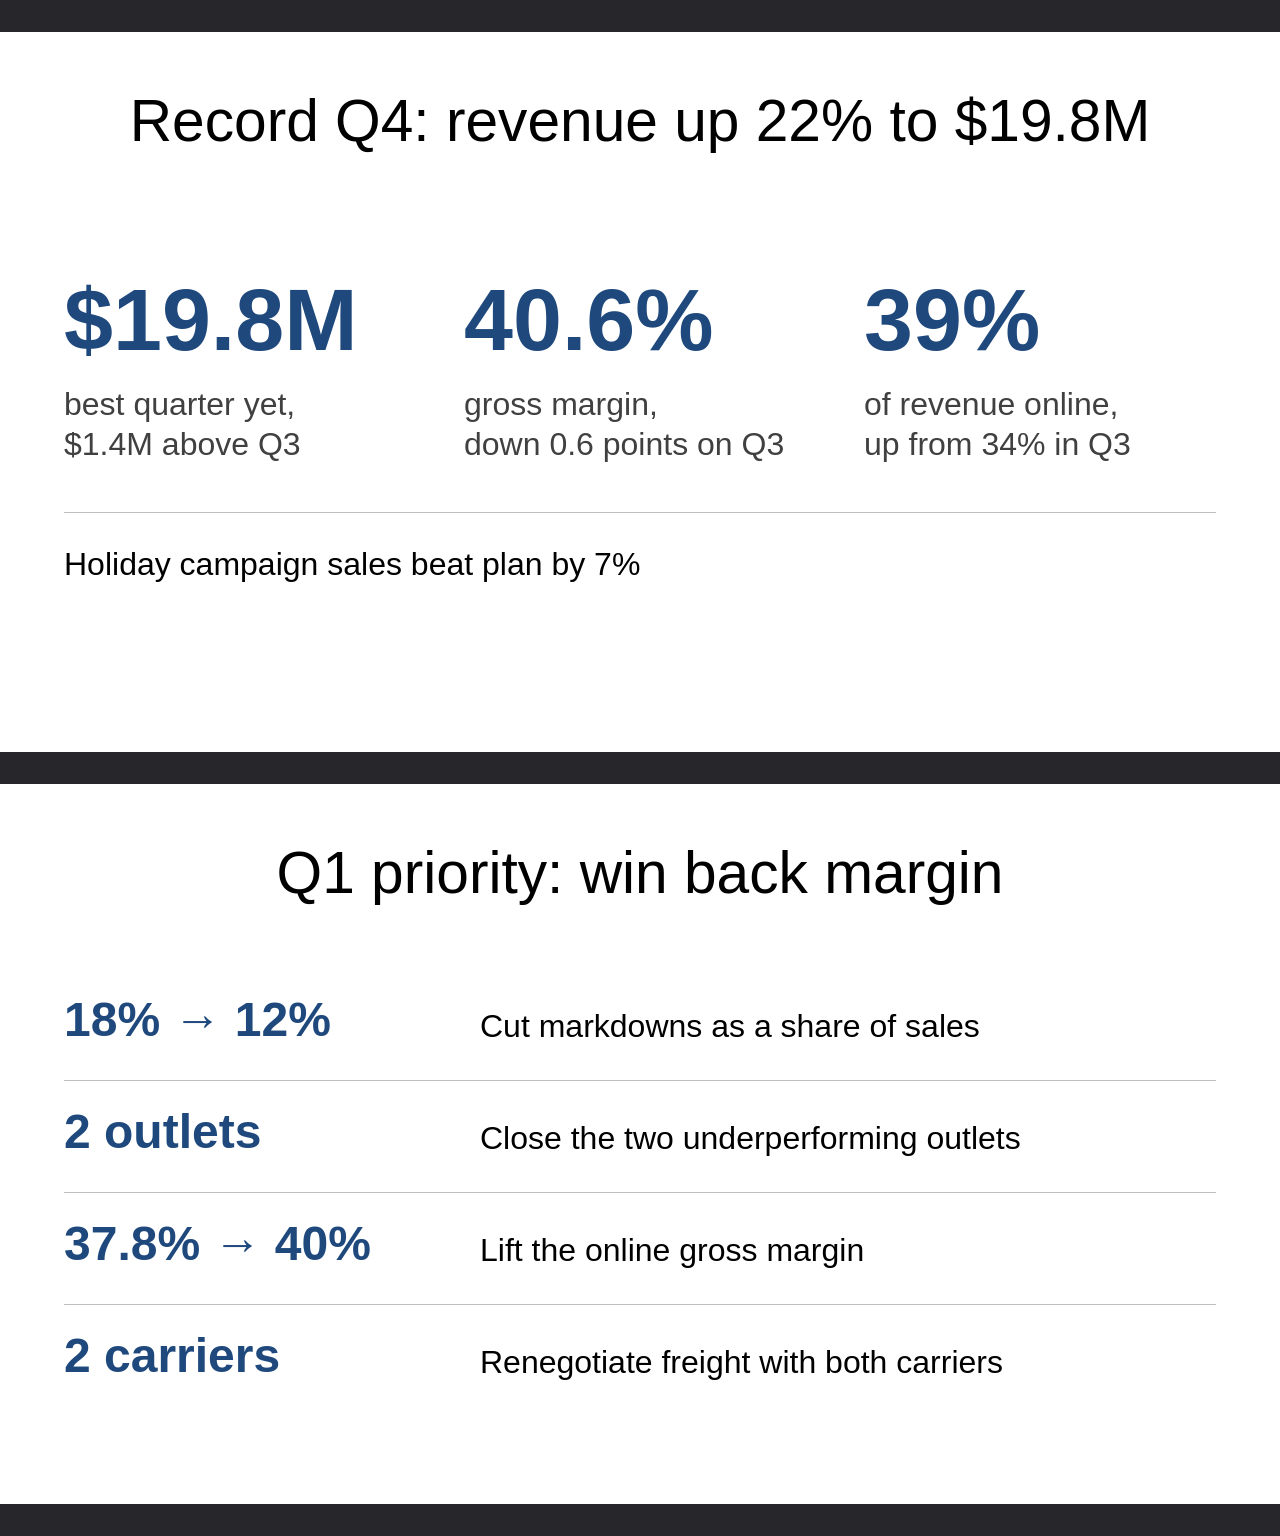
<file: examples/edit-before-after/new-slides/canvas/deck.html>
<!doctype html>
<html lang="en">
<head>
<meta charset="utf-8">
<title>Halden Q4: redesigned slides</title>
<link rel="stylesheet" href="deck.css">
<link rel="stylesheet" href="brand.css">
<style>
  /* The deck's own system, taken from inspect/inventory.json: Office theme, Calibri, 44pt centred title in a
     1152x120 box at (64,29), 32pt body, white ground, navy (tx2) for the one accent (the restyled callout). */
  section.slide { background: #FFFFFF; color: #000000; font-family: var(--font-body); }
  .title { font: 400 58.667px/70px var(--font-display); text-align: center; padding-top: 25px; }
  .num   { font: 700 88px/96px var(--font-body); color: var(--brand-dk2); }
  .lbl   { font: 400 32px/40px var(--font-body); color: #404040; }
  .body  { font: 400 32px/40px var(--font-body); }
  .metric{ font: 700 48px/56px var(--font-body); color: var(--brand-dk2); }
  .rule  { height: 1px; background: #BFBFBF; }
</style>
</head>
<body>

<!-- Replaces slide 2 (Q4 highlights) -->
<section class="slide" data-transition="none">
  <h1 data-pptx="text" data-name="Title 1" class="abs title" style="left:64px; top:29px; width:1152px; height:120px">Record Q4: revenue up 22% to $19.8M</h1>
  <div data-pptx="group" data-name="Stat revenue" class="abs" style="left:64px; top:240px; width:352px; height:192px">
    <p data-pptx="text" class="num">$19.8M</p>
    <p data-pptx="text" class="lbl" style="margin-top:16px">best quarter yet,<br>$1.4M above Q3</p>
  </div>
  <div data-pptx="group" data-name="Stat margin" class="abs" style="left:464px; top:240px; width:352px; height:192px">
    <p data-pptx="text" class="num">40.6%</p>
    <p data-pptx="text" class="lbl" style="margin-top:16px">gross margin,<br>down 0.6 points on Q3</p>
  </div>
  <div data-pptx="group" data-name="Stat online" class="abs" style="left:864px; top:240px; width:352px; height:192px">
    <p data-pptx="text" class="num">39%</p>
    <p data-pptx="text" class="lbl" style="margin-top:16px">of revenue online,<br>up from 34% in Q3</p>
  </div>
  <div data-pptx="shape" class="abs rule" style="left:64px; top:480px; width:1152px"></div>
  <p data-pptx="text" class="abs body" style="left:64px; top:512px; width:1152px">Holiday campaign sales beat plan by 7%</p>
  <aside class="notes">Best quarter in our history, driven by the holiday campaign. Margin dipped on promotions and the shift to online.</aside>
</section>

<!-- Replaces slide 5 (Q1 priorities) -->
<section class="slide" data-transition="none">
  <h1 data-pptx="text" data-name="Title 1" class="abs title" style="left:64px; top:29px; width:1152px; height:120px">Q1 priority: win back margin</h1>
  <p data-pptx="text" class="abs metric" style="left:64px; top:208px; width:384px">18% → 12%</p>
  <p data-pptx="text" class="abs body" style="left:480px; top:222px; width:736px">Cut markdowns as a share of sales</p>
  <div data-pptx="shape" class="abs rule" style="left:64px; top:296px; width:1152px"></div>
  <p data-pptx="text" class="abs metric" style="left:64px; top:320px; width:384px">2 outlets</p>
  <p data-pptx="text" class="abs body" style="left:480px; top:334px; width:736px">Close the two underperforming outlets</p>
  <div data-pptx="shape" class="abs rule" style="left:64px; top:408px; width:1152px"></div>
  <p data-pptx="text" class="abs metric" style="left:64px; top:432px; width:384px">37.8% → 40%</p>
  <p data-pptx="text" class="abs body" style="left:480px; top:446px; width:736px">Lift the online gross margin</p>
  <div data-pptx="shape" class="abs rule" style="left:64px; top:520px; width:1152px"></div>
  <p data-pptx="text" class="abs metric" style="left:64px; top:544px; width:384px">2 carriers</p>
  <p data-pptx="text" class="abs body" style="left:480px; top:558px; width:736px">Renegotiate freight with both carriers</p>
  <aside class="notes">Margin fell 0.6 points on promotions and the shift to online. These four actions win it back in Q1.</aside>
</section>

</body>
</html>
</file>
<file: examples/demo-deck/canvas/deck.css>
/* deck canvas — every slide is 1280×720 CSS px. 1px = 1/96in, so px→pt is exact in the PPTX (pt = px × 0.75).
   Resets use :where() (zero specificity) so any class you write wins over them. */
html { background: #26262B; }
body { margin: 0; display: flex; flex-direction: column; align-items: center; gap: 32px; padding: 32px 0; }

section.slide {
  position: relative; width: 1280px; height: 720px; flex: none; overflow: hidden;
  background: var(--color-bg, #fff); color: var(--color-text, #111);
  font-family: var(--font-body, 'Segoe UI', Arial, sans-serif);
  font-variant-ligatures: none;           /* PowerPoint does not apply standard ligatures */
  -webkit-font-smoothing: antialiased;
}
:where(section.slide) *, :where(section.slide) *::before, :where(section.slide) *::after { box-sizing: border-box; }
:where(section.slide) :where(h1, h2, h3, h4, h5, p, ul, ol, figure, blockquote, table) { margin: 0; }
:where(section.slide) :where(ul, ol) { padding-left: 1.25em; }
:where(section.slide) :where(h1, h2, h3, h4) { font-weight: 700; font-family: var(--font-display, inherit); }
:where(section.slide) :where(img) { display: block; }
aside.notes { display: none; }

/* absolute boxes give the most faithful PPTX; flow layout inside a box is fine */
.abs { position: absolute; }

/* `<body class="debug">` (or deck.html?debug) outlines what will be exported */
body.debug [data-pptx] { outline: 1px dashed rgba(255, 0, 90, .75); outline-offset: -1px; }
body.debug [data-pptx="group"] { outline-color: rgba(0, 160, 255, .85); }
body.debug [data-pptx="image"] { outline-color: rgba(0, 200, 120, .85); }
</file>
<file: examples/demo-deck/canvas/brand.css>
/* Generated from brand/brand.json by `deck.py tokens` — edit brand.json, not this file. */
@font-face { font-family: 'Inter'; src: url('../brand/fonts/Inter-400.ttf'); font-weight: 400; font-style: normal; font-display: block; }
@font-face { font-family: 'Inter'; src: url('../brand/fonts/Inter-500.ttf'); font-weight: 500; font-style: normal; font-display: block; }
@font-face { font-family: 'Inter'; src: url('../brand/fonts/Inter-600.ttf'); font-weight: 600; font-style: normal; font-display: block; }
@font-face { font-family: 'Inter'; src: url('../brand/fonts/Inter-700.ttf'); font-weight: 700; font-style: normal; font-display: block; }
@font-face { font-family: 'Manrope'; src: url('../brand/fonts/Manrope-400.ttf'); font-weight: 400; font-style: normal; font-display: block; }
@font-face { font-family: 'Manrope'; src: url('../brand/fonts/Manrope-600.ttf'); font-weight: 600; font-style: normal; font-display: block; }
@font-face { font-family: 'Manrope'; src: url('../brand/fonts/Manrope-700.ttf'); font-weight: 700; font-style: normal; font-display: block; }
@font-face { font-family: 'Manrope'; src: url('../brand/fonts/Manrope-800.ttf'); font-weight: 800; font-style: normal; font-display: block; }
:root {
  --brand-dk1: #14122B;
  --brand-lt1: #FFFFFF;
  --brand-dk2: #26224D;
  --brand-lt2: #F3F2FF;
  --brand-accent1: #5B4BFF;
  --brand-accent2: #FF6B4A;
  --brand-accent3: #18C29C;
  --brand-accent4: #2EA8FF;
  --brand-accent5: #FFC23D;
  --brand-accent6: #5E5B7A;
  --color-primary: #5B4BFF;
  --color-bg: #FFFFFF;
  --color-text: #14122B;
  --color-dark: #14122B;
  --color-surface: #F3F2FF;
  --color-accent-1: #5B4BFF;
  --color-accent-2: #FF6B4A;
  --color-accent-3: #18C29C;
  --color-accent-4: #2EA8FF;
  --color-accent-5: #FFC23D;
  --color-accent-6: #5E5B7A;
  --color-muted: color-mix(in srgb, #14122B 62%, #FFFFFF);
  --font-display: 'Manrope', Segoe UI, Arial, sans-serif;
  --font-body: 'Inter', Segoe UI, Arial, sans-serif;
  --logo-1: url('../brand/assets/logo-mark.svg');
  --logo-2: url('../brand/assets/logo-primary-dark.svg');
  --logo-3: url('../brand/assets/logo-primary-light.svg');
}
</file>
<file: examples/pitch-deck/canvas/deck.css>
/* deck canvas — every slide is 1280×720 CSS px. 1px = 1/96in, so px→pt is exact in the PPTX (pt = px × 0.75).
   Resets use :where() (zero specificity) so any class you write wins over them. */
html { background: #26262B; }
body { margin: 0; display: flex; flex-direction: column; align-items: center; gap: 32px; padding: 32px 0; }

section.slide {
  position: relative; width: 1280px; height: 720px; flex: none; overflow: hidden;
  background: var(--color-bg, #fff); color: var(--color-text, #111);
  font-family: var(--font-body, 'Segoe UI', Arial, sans-serif);
  font-variant-ligatures: none;           /* PowerPoint does not apply standard ligatures */
  -webkit-font-smoothing: antialiased;
}
:where(section.slide) *, :where(section.slide) *::before, :where(section.slide) *::after { box-sizing: border-box; }
:where(section.slide) :where(h1, h2, h3, h4, h5, p, ul, ol, figure, blockquote, table) { margin: 0; }
:where(section.slide) :where(ul, ol) { padding-left: 1.25em; }
:where(section.slide) :where(h1, h2, h3, h4) { font-weight: 700; font-family: var(--font-display, inherit); }
:where(section.slide) :where(img) { display: block; }
aside.notes { display: none; }

/* absolute boxes give the most faithful PPTX; flow layout inside a box is fine */
.abs { position: absolute; }

/* `<body class="debug">` (or deck.html?debug) outlines what will be exported */
body.debug [data-pptx] { outline: 1px dashed rgba(255, 0, 90, .75); outline-offset: -1px; }
body.debug [data-pptx="group"] { outline-color: rgba(0, 160, 255, .85); }
body.debug [data-pptx="image"] { outline-color: rgba(0, 200, 120, .85); }
</file>
<file: examples/pitch-deck/canvas/brand.css>
/* Generated from brand/brand.json by `deck.py tokens` — edit brand.json, not this file. */
@font-face { font-family: 'DM Sans'; src: url('../brand/fonts/DMSans-400.ttf'); font-weight: 400; font-style: normal; font-display: block; }
@font-face { font-family: 'DM Sans'; src: url('../brand/fonts/DMSans-500.ttf'); font-weight: 500; font-style: normal; font-display: block; }
@font-face { font-family: 'DM Sans'; src: url('../brand/fonts/DMSans-700.ttf'); font-weight: 700; font-style: normal; font-display: block; }
@font-face { font-family: 'Fraunces'; src: url('../brand/fonts/Fraunces-400.ttf'); font-weight: 400; font-style: normal; font-display: block; }
@font-face { font-family: 'Fraunces'; src: url('../brand/fonts/Fraunces-600.ttf'); font-weight: 600; font-style: normal; font-display: block; }
@font-face { font-family: 'Fraunces'; src: url('../brand/fonts/Fraunces-700.ttf'); font-weight: 700; font-style: normal; font-display: block; }
:root {
  --brand-dk1: #13261B;
  --brand-lt1: #F6F0E4;
  --brand-dk2: #1E3D2C;
  --brand-lt2: #E9DFCC;
  --brand-accent1: #1E3D2C;
  --brand-accent2: #C2593A;
  --brand-accent3: #7F9C7A;
  --brand-accent4: #E3B39C;
  --brand-accent5: #B9C9B3;
  --brand-accent6: #5E6E63;
  --color-primary: #1E3D2C;
  --color-bg: #F6F0E4;
  --color-text: #13261B;
  --color-dark: #1E3D2C;
  --color-surface: #E9DFCC;
  --color-accent-1: #1E3D2C;
  --color-accent-2: #C2593A;
  --color-accent-3: #7F9C7A;
  --color-accent-4: #E3B39C;
  --color-accent-5: #B9C9B3;
  --color-accent-6: #5E6E63;
  --color-muted: color-mix(in srgb, #13261B 62%, #F6F0E4);
  --font-display: 'Fraunces', Georgia, serif;
  --font-body: 'DM Sans', Arial, sans-serif;
  --logo-1: url('../brand/assets/fernway-logo-dark.svg');
  --logo-2: url('../brand/assets/fernway-logo-light.svg');
  --logo-3: url('../brand/assets/fernway-mark-light.svg');
  --logo-4: url('../brand/assets/fernway-mark.svg');
}
</file>
<file: examples/edit-before-after/new-slides/canvas/deck.css>
/* deck canvas — every slide is 1280×720 CSS px. 1px = 1/96in, so px→pt is exact in the PPTX (pt = px × 0.75).
   Resets use :where() (zero specificity) so any class you write wins over them. */
html { background: #26262B; }
body { margin: 0; display: flex; flex-direction: column; align-items: center; gap: 32px; padding: 32px 0; }

section.slide {
  position: relative; width: 1280px; height: 720px; flex: none; overflow: hidden;
  background: var(--color-bg, #fff); color: var(--color-text, #111);
  font-family: var(--font-body, 'Segoe UI', Arial, sans-serif);
  font-variant-ligatures: none;           /* PowerPoint does not apply standard ligatures */
  -webkit-font-smoothing: antialiased;
}
:where(section.slide) *, :where(section.slide) *::before, :where(section.slide) *::after { box-sizing: border-box; }
:where(section.slide) :where(h1, h2, h3, h4, h5, p, ul, ol, figure, blockquote, table) { margin: 0; }
:where(section.slide) :where(ul, ol) { padding-left: 1.25em; }
:where(section.slide) :where(h1, h2, h3, h4) { font-weight: 700; font-family: var(--font-display, inherit); }
:where(section.slide) :where(img) { display: block; }
aside.notes { display: none; }

/* absolute boxes give the most faithful PPTX; flow layout inside a box is fine */
.abs { position: absolute; }

/* `<body class="debug">` (or deck.html?debug) outlines what will be exported */
body.debug [data-pptx] { outline: 1px dashed rgba(255, 0, 90, .75); outline-offset: -1px; }
body.debug [data-pptx="group"] { outline-color: rgba(0, 160, 255, .85); }
body.debug [data-pptx="image"] { outline-color: rgba(0, 200, 120, .85); }
</file>
<file: examples/edit-before-after/new-slides/canvas/brand.css>
/* Generated from brand/brand.json by `deck.py tokens` — edit brand.json, not this file. */
:root {
  --brand-dk1: #000000;
  --brand-lt1: #FFFFFF;
  --brand-dk2: #1F497D;
  --brand-lt2: #EEECE1;
  --brand-accent1: #4F81BD;
  --brand-accent2: #C0504D;
  --brand-accent3: #9BBB59;
  --brand-accent4: #8064A2;
  --brand-accent5: #4BACC6;
  --brand-accent6: #F79646;
  --color-primary: #4F81BD;
  --color-bg: #FFFFFF;
  --color-text: #000000;
  --color-dark: #1F497D;
  --color-surface: #EEECE1;
  --color-accent-1: #4F81BD;
  --color-accent-2: #C0504D;
  --color-accent-3: #9BBB59;
  --color-accent-4: #8064A2;
  --color-accent-5: #4BACC6;
  --color-accent-6: #F79646;
  --color-muted: color-mix(in srgb, #000000 62%, #FFFFFF);
  --font-display: 'Calibri', Segoe UI, Arial, sans-serif;
  --font-body: 'Calibri', Segoe UI, Arial, sans-serif;
}
</file>
